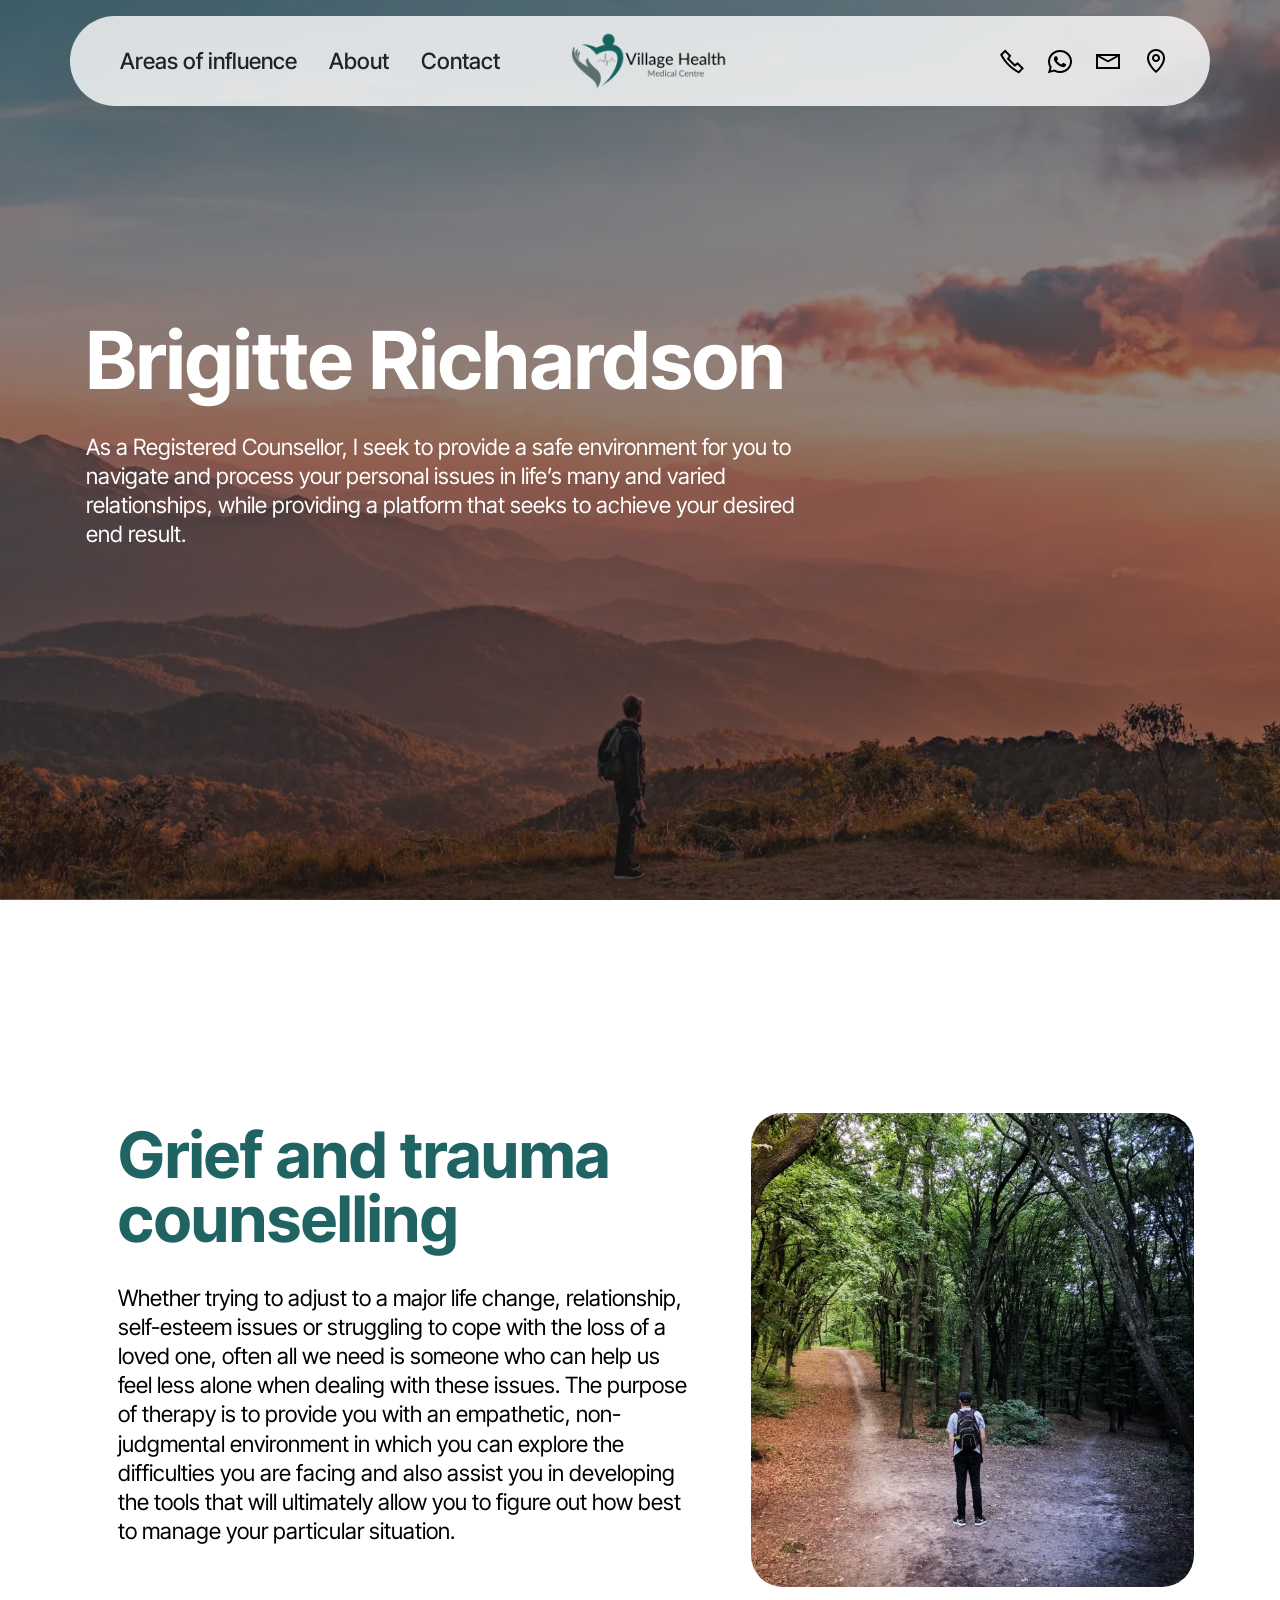
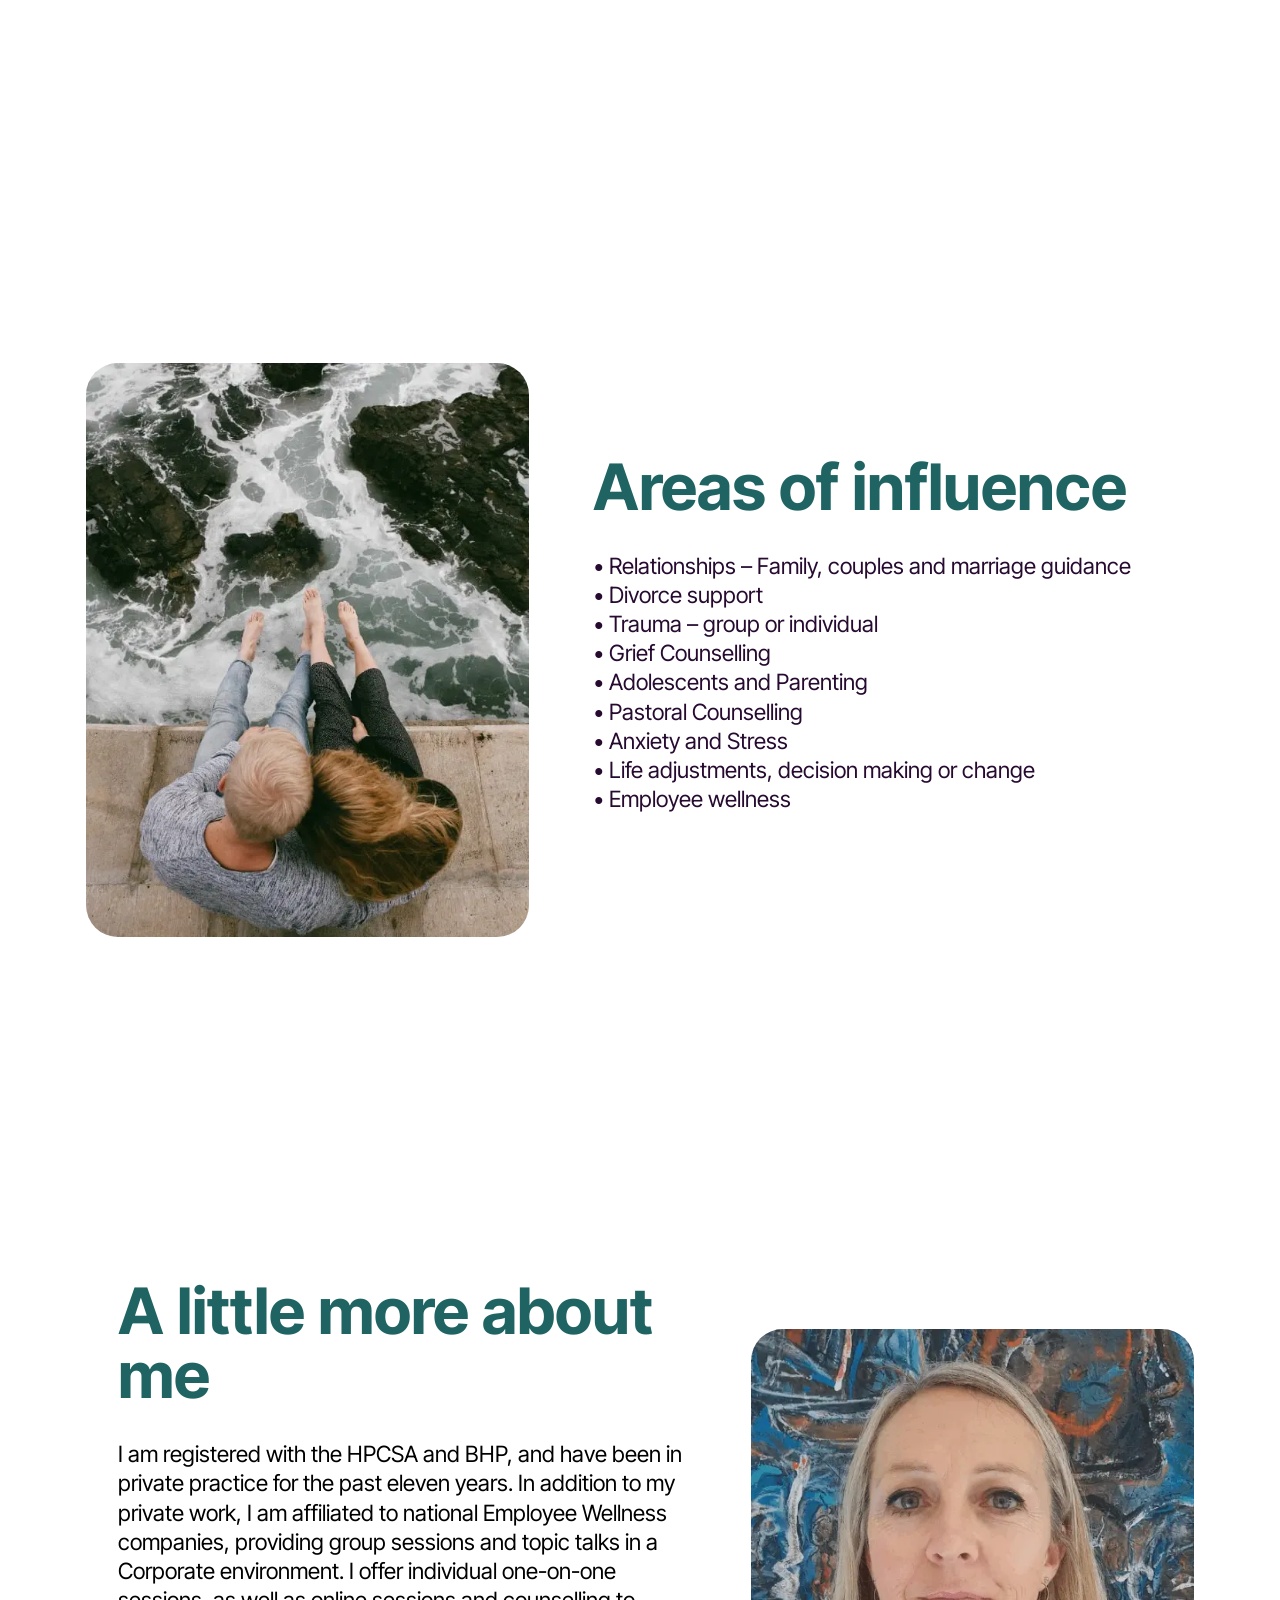
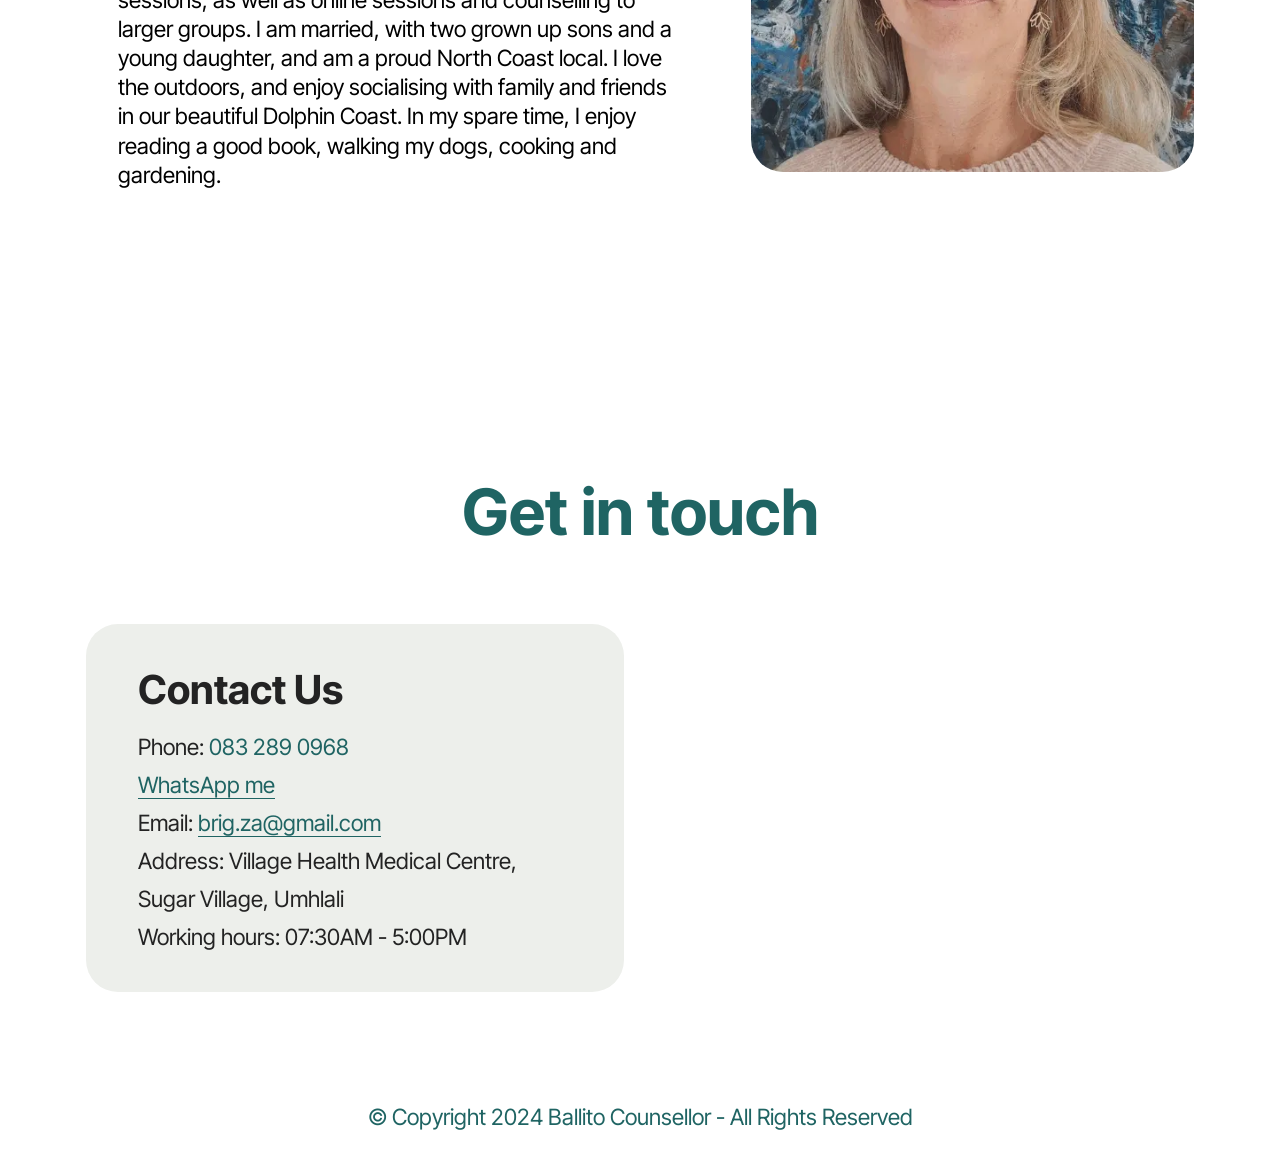
<file: index.html>
<!DOCTYPE html>
<html  >
<head>
  
  <meta charset="UTF-8">
  <meta http-equiv="X-UA-Compatible" content="IE=edge">
  
  <meta name="viewport" content="width=device-width, initial-scale=1, minimum-scale=1">
  <link rel="shortcut icon" href="assets/images/village-health-long-format-logo-354x142.png" type="image/x-icon">
  <meta name="description" content="">
  
  
  <title>Home</title>
  <link rel="stylesheet" href="assets/web/assets/mobirise-icons2/mobirise2.css">
  <link rel="stylesheet" href="assets/bootstrap/css/bootstrap.min.css">
  <link rel="stylesheet" href="assets/bootstrap/css/bootstrap-grid.min.css">
  <link rel="stylesheet" href="assets/bootstrap/css/bootstrap-reboot.min.css">
  <link rel="stylesheet" href="assets/parallax/jarallax.css">
  <link rel="stylesheet" href="assets/dropdown/css/style.css">
  <link rel="stylesheet" href="assets/socicon/css/styles.css">
  <link rel="stylesheet" href="assets/theme/css/style.css">
  <link rel="preload" href="https://fonts.googleapis.com/css?family=Inter+Tight:100,200,300,400,500,600,700,800,900,100i,200i,300i,400i,500i,600i,700i,800i,900i&display=swap" as="style" onload="this.onload=null;this.rel='stylesheet'">
  <noscript><link rel="stylesheet" href="https://fonts.googleapis.com/css?family=Inter+Tight:100,200,300,400,500,600,700,800,900,100i,200i,300i,400i,500i,600i,700i,800i,900i&display=swap"></noscript>
  <link rel="preload" as="style" href="assets/mobirise/css/mbr-additional.css"><link rel="stylesheet" href="assets/mobirise/css/mbr-additional.css" type="text/css">

  
  
  
</head>
<body>
  
  <section data-bs-version="5.1" class="menu menu3 cid-tU8Cq7KygO" once="menu" id="menu03-1r">
	

	<nav class="navbar navbar-dropdown navbar-expand-lg">
		<div class="container">
			<div class="navbar-brand">
				<span class="navbar-logo">
					<a href="index.html">
						<img src="assets/images/village-health-long-format-logo-354x142.webp" alt="Mobirise Website Builder" style="height: 4rem;">
					</a>
				</span>
				
			</div>
			<button class="navbar-toggler" type="button" data-toggle="collapse" data-bs-toggle="collapse" data-target="#navbarSupportedContent" data-bs-target="#navbarSupportedContent" aria-controls="navbarNavAltMarkup" aria-expanded="false" aria-label="Toggle navigation">
				<div class="hamburger">
					<span></span>
					<span></span>
					<span></span>
					<span></span>
				</div>
			</button>
			<div class="collapse navbar-collapse" id="navbarSupportedContent">
				<ul class="navbar-nav nav-dropdown nav-right" data-app-modern-menu="true"><li class="nav-item">
						<a class="nav-link link text-black show text-primary display-4" href="index.html#article02-1t" aria-expanded="false">Areas of influence</a>
					</li><li class="nav-item">
						<a class="nav-link link text-black text-primary display-4" href="index.html#article04-1u">About</a>
					</li>
					
					<li class="nav-item">
						<a class="nav-link link text-black text-primary display-4" href="index.html#contacts02-1n">Contact</a>
					</li></ul>
				<div class="icons-menu">
					<a class="iconfont-wrapper" href="index.html">
						<span class="p-2 mbr-iconfont mobi-mbri-phone mobi-mbri"></span>
					</a>
					<a class="iconfont-wrapper" href="index.html">
						<span class="p-2 mbr-iconfont socicon-whatsapp socicon"></span>
					</a>
					<a class="iconfont-wrapper" href="index.html">
						<span class="p-2 mbr-iconfont mobi-mbri-letter mobi-mbri"></span>
					</a>
					<a class="iconfont-wrapper" href="index.html">
						<span class="p-2 mbr-iconfont mobi-mbri-map-pin mobi-mbri"></span>
					</a>
				</div>
				
			</div>
		</div>
	</nav>
</section>

<section data-bs-version="5.1" class="header09 cid-tVh1lk9opI mbr-fullscreen mbr-parallax-background" id="header09-1y">
	
	<div class="mbr-overlay"></div>
	<div class="container">
		<div class="row">
			<div class="content-wrap col-12 col-md-8">
				<h1 class="mbr-section-title mbr-fonts-style mbr-white mb-4 display-1"><strong>Brigitte Richardson</strong></h1>
				
				<p class="mbr-fonts-style mbr-text mbr-white mb-4 display-7">
					As a Registered Counsellor, I seek to provide a safe environment for you to navigate and process your personal issues in life’s many and varied relationships, while providing a platform that seeks to achieve your desired end result.
				</p>
				
			</div>
		</div>
	</div>
</section>

<section data-bs-version="5.1" class="article4 cid-tVh2uocrPH mbr-fullscreen" id="article04-1z">
	

	
	

	<div class="container">
		<div class="row justify-content-center">
			<div class="col-12 col-md-12 col-lg-5 image-wrapper">
				<img class="w-100" src="assets/images/whatsapp-image-2023-10-28-at-11.57.43-c3c9406b-688x736.webp" alt="Mobirise Website Builder">
			</div>
			<div class="col-12 col-md-12 col-lg">
				<div class="text-wrapper align-left">
					<h1 class="mbr-section-title mbr-fonts-style mb-4 display-2"><strong>Grief and trauma counselling</strong></h1>
					<p class="mbr-text mbr-fonts-style mb-4 display-7">
						Whether trying to adjust to a major life change, relationship, self-esteem issues or struggling to cope with the loss of a loved one, often all we need is someone who can help us feel less alone when dealing with these issues. The purpose of therapy is to provide you with an empathetic, non-judgmental environment in which you can explore the difficulties you are facing and also assist you in developing the tools that will ultimately allow you to figure out how best to manage your particular situation.
					</p>
					
				</div>
			</div>
		</div>
	</div>
</section>

<section data-bs-version="5.1" class="article2 cid-tVgTYZFFxz mbr-fullscreen" id="article02-1t">
	

	
	

	<div class="container">
		<div class="row justify-content-center">
			<div class="col-12 col-md-12 col-lg-5 image-wrapper">
				<img class="w-100" src="assets/images/-fhdy038hsykvg347i7cmq0jb14ujfktxcmof1qi2ec-plaintext-638342871411822700-574x745.webp" alt="Mobirise Website Builder">
			</div>
			<div class="col-12 col-md-12 col-lg">
				<div class="text-wrapper align-left">
					<h1 class="mbr-section-title mbr-fonts-style mb-4 display-2">
						<strong>Areas of influence</strong></h1>
					<p class="mbr-text align-left mbr-fonts-style mb-4 display-7">• Relationships – Family, couples and marriage guidance<br>• Divorce support
<br>• Trauma – group or individual
<br>• Grief Counselling
<br>• Adolescents and Parenting
<br>• Pastoral Counselling
<br>• Anxiety and Stress
<br>• Life adjustments, decision making or change
<br>• Employee wellness</p>
					
				</div>
			</div>
		</div>
	</div>
</section>

<section data-bs-version="5.1" class="article4 cid-tVgTZaHQb3 mbr-fullscreen" id="article04-1u">
	

	
	

	<div class="container">
		<div class="row justify-content-center">
			<div class="col-12 col-md-12 col-lg-5 image-wrapper">
				<img class="w-100" src="assets/images/1-500x500.webp" alt="Mobirise Website Builder">
			</div>
			<div class="col-12 col-md-12 col-lg">
				<div class="text-wrapper align-left">
					<h1 class="mbr-section-title mbr-fonts-style mb-4 display-2">
						<strong>A little more about me</strong></h1>
					<p class="mbr-text mbr-fonts-style mb-4 display-7">I am registered with the HPCSA and BHP, and have been in private practice for the past eleven years. In addition to my private work, I am affiliated to national Employee Wellness companies, providing group sessions and topic talks in a Corporate environment. I offer individual one-on-one sessions, as well as online sessions and counselling to larger groups. I am married, with two grown up sons and a young daughter, and am a proud North Coast local. I love the outdoors, and enjoy socialising with family and friends in our beautiful Dolphin Coast. In my spare time, I enjoy reading a good book, walking my dogs, cooking and gardening.<br></p>
					
				</div>
			</div>
		</div>
	</div>
</section>

<section data-bs-version="5.1" class="contacts2 map1 cid-tU8AkPVhSK" id="contacts02-1n">

    

    
    <div class="container">
        <div class="row justify-content-center">
            <div class="col-12 content-head">
                <div class="mbr-section-head mb-5">
                    <h3 class="mbr-section-title mbr-fonts-style align-center mb-0 display-2"><strong>Get in touch</strong></h3>
                    
                </div>
            </div>
        </div>
        <div class="row justify-content-center mt-4">
            <div class="card col-12 col-md-6">
                <div class="card-wrapper">
                    <div class="text-wrapper">
                        <h5 class="cardTitle mbr-fonts-style mb-2 display-5">
                        <strong>Contact Us</strong>
                    </h5>
                    <ul class="list mbr-fonts-style display-7">
                        <li class="mbr-text item-wrap">Phone: <a href="tel:+27832890968" class="text-primary">083 289 0968</a></li>
                        <li class="mbr-text item-wrap"><a href="https://wa.me/27832890968" class="text-primary">WhatsApp me</a></li>
                        <li class="mbr-text item-wrap">Email: <a href="mailto:brig.za@gmail.com" class="text-primary">brig.za@gmail.com</a></li>
                        <li class="mbr-text item-wrap">Address: Village Health Medical Centre, Sugar Village, Umhlali</li>
                        <li class="mbr-text item-wrap">Working hours: 07:30AM - 5:00PM</li>
                    </ul>
                    </div>
                </div>
            </div>
            <div class="map-wrapper col-12 col-md-6">
                <div class="google-map"><iframe frameborder="0" style="border:0" src="https://www.google.com/maps/embed/v1/place?key=AIzaSyAtXm0x23nRCgazjDV2Kl3GTHRP411ougQ&amp;q=Shop 1, Sugar Village Centre, 1 Old Main Rd, Umhlali, Dolphin Coast, 4391" allowfullscreen=""></iframe></div>
            </div>
        </div>
    </div>
</section>

<section data-bs-version="5.1" class="footer4 cid-tU8AnM9AIy" once="footers" id="footer04-1o">

    

    

    <div class="container">
        <div class="media-container-row align-center mbr-white">
            <div class="col-12">
                <p class="mbr-text mb-0 mbr-fonts-style display-7">
                    © Copyright 2024 Ballito Counsellor - All Rights Reserved
                </p>
            </div>
        </div>
    </div>
</section><section><a href="https://mobiri.se"></a><a href="https://mobiri.se"></a></section><script src="assets/bootstrap/js/bootstrap.bundle.min.js"></script>  <script src="assets/parallax/jarallax.js"></script>  <script src="assets/smoothscroll/smooth-scroll.js"></script>  <script src="assets/ytplayer/index.js"></script>  <script src="assets/dropdown/js/navbar-dropdown.js"></script>  <script src="assets/theme/js/script.js"></script>  
  
  
</body>
</html>
</file>
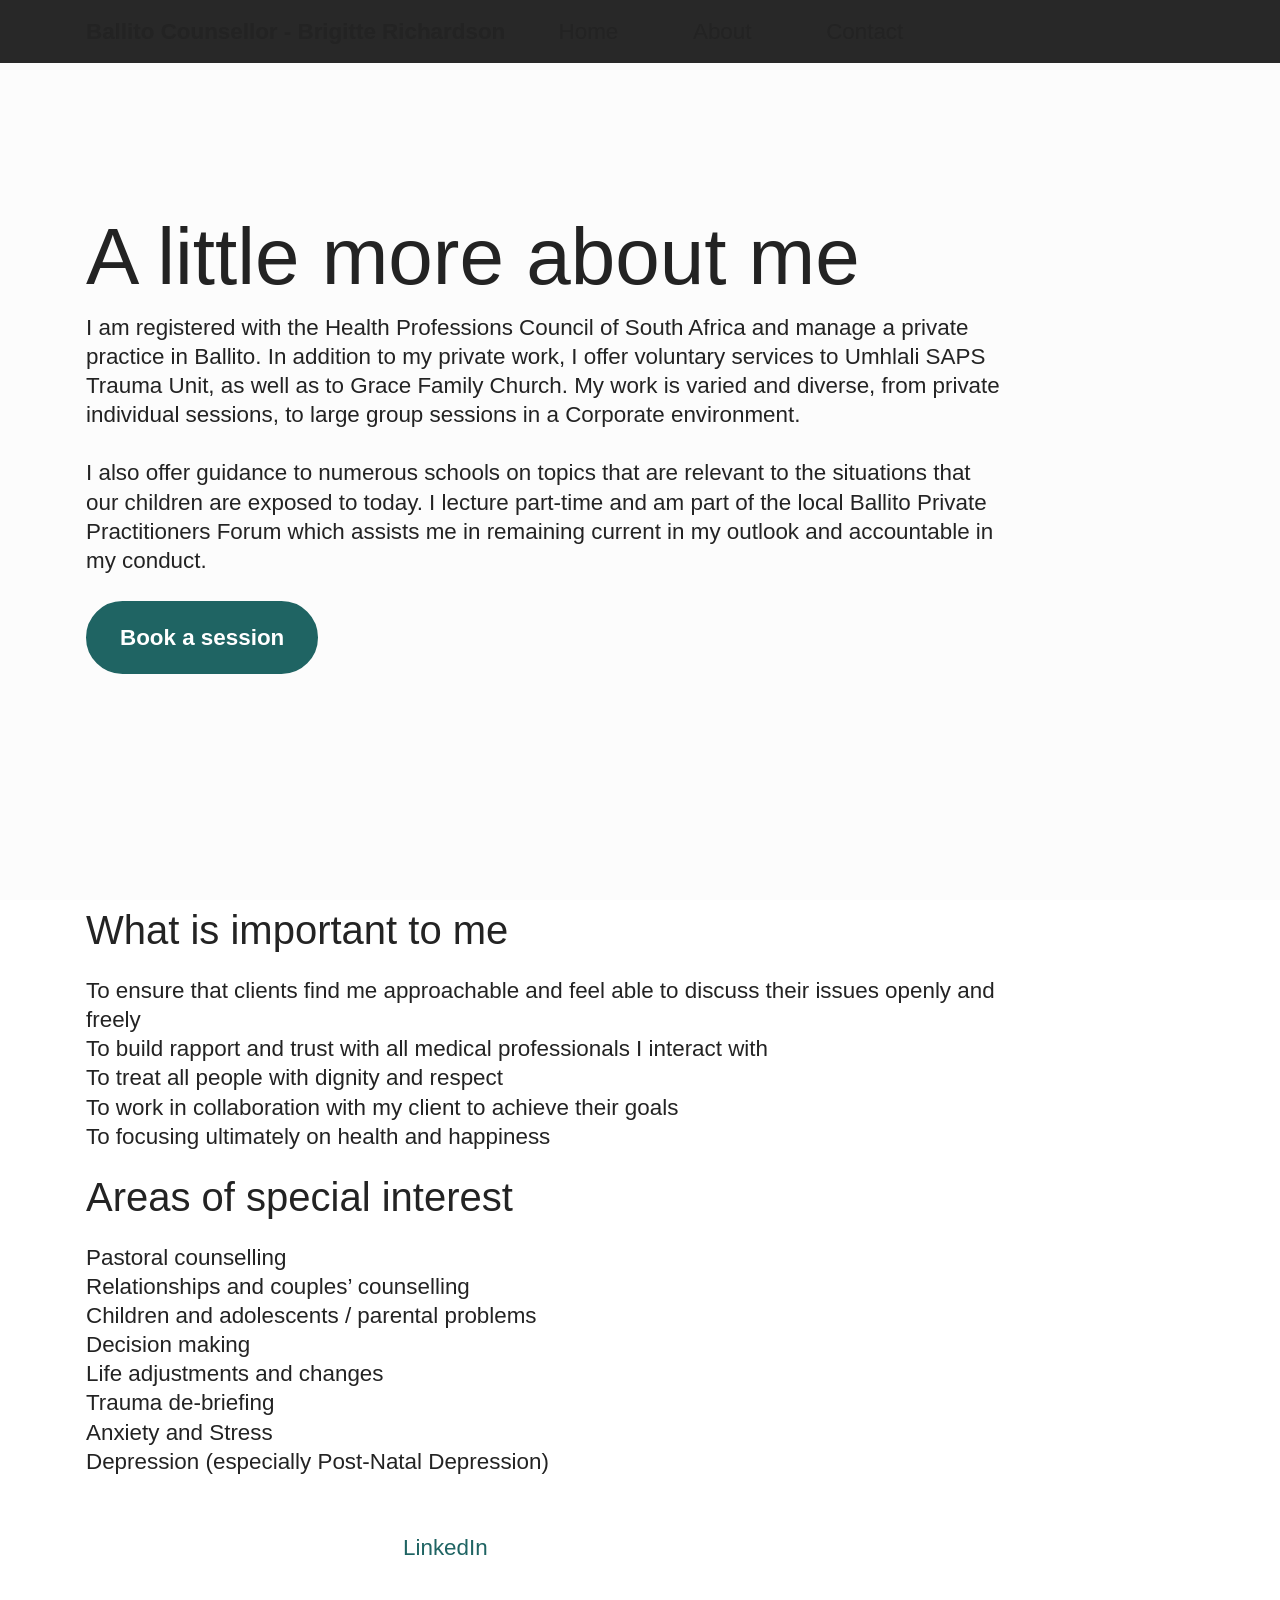
<file: page1.html>
<!DOCTYPE html>
<html  >
<head>
  
  <meta charset="UTF-8">
  <meta http-equiv="X-UA-Compatible" content="IE=edge">
  
  <meta name="viewport" content="width=device-width, initial-scale=1, minimum-scale=1">
  <link rel="shortcut icon" href="assets/images/logo.png" type="image/x-icon">
  <meta name="description" content="">
  
  
  <title>About</title>
  <link rel="stylesheet" href="assets/tether/tether.min.css">
  <link rel="stylesheet" href="assets/bootstrap/css/bootstrap.min.css">
  <link rel="stylesheet" href="assets/bootstrap/css/bootstrap-grid.min.css">
  <link rel="stylesheet" href="assets/bootstrap/css/bootstrap-reboot.min.css">
  <link rel="stylesheet" href="assets/dropdown/css/style.css">
  <link rel="stylesheet" href="assets/socicon/css/styles.css">
  <link rel="stylesheet" href="assets/theme/css/style.css">
  <link rel="preload" href="https://fonts.googleapis.com/css?family=Open+Sans:300,300i,400,400i,600,600i,700,700i,800,800i&display=swap" as="style" onload="this.onload=null;this.rel='stylesheet'">
  <noscript><link rel="stylesheet" href="https://fonts.googleapis.com/css?family=Open+Sans:300,300i,400,400i,600,600i,700,700i,800,800i&display=swap"></noscript>
  <link rel="preload" as="style" href="assets/mobirise/css/mbr-additional.css"><link rel="stylesheet" href="assets/mobirise/css/mbr-additional.css" type="text/css">
  
  
  
  
</head>
<body>
  
  <section class="menu menu1 cid-sxVoCHrxeL" once="menu" id="menu1-s">
    

    <nav class="navbar navbar-dropdown navbar-fixed-top navbar-expand-lg">
        <div class="container">
            <div class="navbar-brand">
                
                <span class="navbar-caption-wrap"><a class="navbar-caption text-black text-primary display-7" href="index.html">Ballito Counsellor - Brigitte Richardson</a></span>
            </div>
            <button class="navbar-toggler" type="button" data-toggle="collapse" data-target="#navbarSupportedContent" aria-controls="navbarNavAltMarkup" aria-expanded="false" aria-label="Toggle navigation">
                <div class="hamburger">
                    <span></span>
                    <span></span>
                    <span></span>
                    <span></span>
                </div>
            </button>
            <div class="collapse navbar-collapse" id="navbarSupportedContent">
                <ul class="navbar-nav nav-dropdown nav-right" data-app-modern-menu="true"><li class="nav-item"><a class="nav-link link text-black text-primary display-4" href="index.html#header1-1b">Home</a></li>
                    <li class="nav-item"><a class="nav-link link text-black text-primary display-4" href="index.html#About">About</a></li>
                    <li class="nav-item"><a class="nav-link link text-black text-primary display-4" href="index.html#footer6-p">Contact</a>
                    </li></ul>
                
                
            </div>
        </div>
    </nav>
</section>

<section class="header1 cid-sxVyAzPCH6 mbr-fullscreen mbr-parallax-background" id="header1-1c">

    

    <div class="mbr-overlay" style="opacity: 0.5; background-color: rgb(250, 250, 250);"></div>

    <div class="container">
        <div class="row">
            <div class="col-12 col-lg-10">
                <h1 class="mbr-section-title mbr-fonts-style mb-3 display-1">A little more about me</h1>
                
                <p class="mbr-text mbr-fonts-style display-7">I am registered with the Health Professions Council of South Africa and manage a private practice in Ballito. In addition to my private work, I offer voluntary services to Umhlali SAPS Trauma Unit, as well as to Grace Family Church. My work is varied and diverse, from private individual sessions, to large group sessions in a Corporate environment.
<br>
<br>I also offer guidance to numerous schools on topics that are relevant to the situations that our children are exposed to today. I lecture part-time and am part of the local Ballito Private Practitioners Forum which assists me in remaining current in my outlook and accountable in my conduct.</p>
                <div class="mbr-section-btn mt-3"><a class="btn btn-primary display-7" href="https://mobiri.se">Book a session</a></div>
            </div>
        </div>
    </div>
</section>

<section class="header1 cid-sxVwnNt8hu" id="header1-19">

    

    

    <div class="container">
        <div class="row">
            <div class="col-12 col-lg-10">
                <h1 class="mbr-section-title mbr-fonts-style mb-3 display-5">What is important to me</h1>
                
                <p class="mbr-text mbr-fonts-style display-7">To ensure that clients find me approachable and feel able to discuss their issues openly and freely
<br>To build rapport and trust with all medical professionals I interact with
<br>To treat all people with dignity and respect
<br>To work in collaboration with my client to achieve their goals
<br>To focusing ultimately on health and happiness</p>
                
            </div>
        </div>
    </div>
</section>

<section class="header1 cid-sxVwotkCl4" id="header1-1a">

    

    

    <div class="container">
        <div class="row">
            <div class="col-12 col-lg-10">
                <h1 class="mbr-section-title mbr-fonts-style mb-3 display-5">Areas of special interest</h1>
                
                <p class="mbr-text mbr-fonts-style display-7">Pastoral counselling
<br>Relationships and couples’ counselling
<br>Children and adolescents / parental problems
<br>Decision making
<br>Life adjustments and changes
<br>Trauma de-briefing
<br>Anxiety and Stress
<br>Depression (especially Post-Natal Depression)</p>
                
            </div>
        </div>
    </div>
</section>

<section class="footer6 cid-sxVplaiHBZ" once="footers" id="footer6-t">

    

    

    <div class="container">
        <div class="row content mbr-white">
            <div class="col-12 col-md-3 mbr-fonts-style display-7">
                <h5 class="mbr-section-subtitle mbr-fonts-style mb-2 display-7">
                    <strong>Address</strong>
                </h5>
                <p class="mbr-text mbr-fonts-style display-7">20 Jacqueline Drive, Ballito, 4399, South Africa</p> <br>
                <h5 class="mbr-section-subtitle mbr-fonts-style mb-2 mt-4 display-7">
                    <strong>Contacts</strong>
                </h5>
                <p class="mbr-text mbr-fonts-style mb-4 display-7">
                    Email: brig.za@gmail.com<br>
                    Phone: 083 289 0968<br></p>
            </div>
            <div class="col-12 col-md-3 mbr-fonts-style display-7">
                <h5 class="mbr-section-subtitle mbr-fonts-style mb-2 display-7">
                    <strong>Links</strong>
                </h5>
                <ul class="list mbr-fonts-style mb-4 display-4">
                    <li class="mbr-text item-wrap"><a href="index.html" class="text-primary">LinkedIn</a></li>
                </ul>
                <h5 class="mbr-section-subtitle mbr-fonts-style mb-2 mt-5 display-7">
                    <strong>Sessions</strong></h5>
                <p class="mbr-text mbr-fonts-style mb-4 display-7">Sessions are 60 minutes and charged at the tariff rate (Medical Aid Rate). Including couples counselling.</p>
            </div>
            <div class="col-12 col-md-6">
                <div class="google-map"><iframe frameborder="0" style="border:0" src="https://www.google.com/maps/embed/v1/place?key=AIzaSyDk89J4FSunMF33ruMVWJaJht_Ro0kvoXs&amp;q=20 Jacqueline Drive, Ballito" allowfullscreen=""></iframe></div>
            </div>
            <div class="col-md-6">
                
            </div>
        </div>
        <div class="footer-lower">
            <div class="media-container-row">
                <div class="col-sm-12">
                    <hr>
                </div>
            </div>
            <div class="col-sm-12 copyright pl-0">
                <p class="mbr-text mbr-fonts-style mbr-white display-7">
                    © 2021 Ballito Counsellor</p>
            </div>
        </div>
    </div>
</section><section id="top-1" hidden><a href="https://mobirise.site"></a></section><script src="assets/web/assets/jquery/jquery.min.js"></script>  <script src="assets/popper/popper.min.js"></script>  <script src="assets/tether/tether.min.js"></script>  <script src="assets/bootstrap/js/bootstrap.min.js"></script>  <script src="assets/smoothscroll/smooth-scroll.js"></script>  <script src="assets/dropdown/js/nav-dropdown.js"></script>  <script src="assets/dropdown/js/navbar-dropdown.js"></script>  <script src="assets/touchswipe/jquery.touch-swipe.min.js"></script>  <script src="assets/parallax/jarallax.min.js"></script>  <script src="assets/theme/js/script.js"></script>  
  
  
 <div id="scrollToTop" class="scrollToTop mbr-arrow-up"><a style="text-align: center;"><i class="mbr-arrow-up-icon mbr-arrow-up-icon-cm cm-icon cm-icon-smallarrow-up"></i></a></div>
  </body>
</html>
</file>
<file: assets/web/assets/mobirise-icons2/mobirise2.css>
@font-face {
  font-family: 'Moririse2';
  font-display: swap;
  src:  url('mobirise2.eot?f2bix4');
  src:  url('mobirise2.eot?f2bix4#iefix') format('embedded-opentype'),
    url('mobirise2.ttf?f2bix4') format('truetype'),
    url('mobirise2.woff?f2bix4') format('woff'),
    url('mobirise2.svg?f2bix4#mobirise2') format('svg');
  font-weight: normal;
  font-style: normal;
}

[class^="mobi-"], [class*=" mobi-"] {
  /* use !important to prevent issues with browser extensions that change fonts */
  font-family: 'Moririse2' !important;
  speak: none;
  font-style: normal;
  font-weight: normal;
  font-variant: normal;
  text-transform: none;
  line-height: 1;

  /* Better Font Rendering =========== */
  -webkit-font-smoothing: antialiased;
  -moz-osx-font-smoothing: grayscale;
}

.mobi-mbri-add-submenu:before {
  content: "\e900";
}
.mobi-mbri-alert:before {
  content: "\e901";
}
.mobi-mbri-align-center:before {
  content: "\e902";
}
.mobi-mbri-align-justify:before {
  content: "\e903";
}
.mobi-mbri-align-left:before {
  content: "\e904";
}
.mobi-mbri-align-right:before {
  content: "\e905";
}
.mobi-mbri-android:before {
  content: "\e906";
}
.mobi-mbri-apple:before {
  content: "\e907";
}
.mobi-mbri-arrow-down:before {
  content: "\e908";
}
.mobi-mbri-arrow-next:before {
  content: "\e909";
}
.mobi-mbri-arrow-prev:before {
  content: "\e90a";
}
.mobi-mbri-arrow-up:before {
  content: "\e90b";
}
.mobi-mbri-bold:before {
  content: "\e90c";
}
.mobi-mbri-bookmark:before {
  content: "\e90d";
}
.mobi-mbri-bootstrap:before {
  content: "\e90e";
}
.mobi-mbri-briefcase:before {
  content: "\e90f";
}
.mobi-mbri-browse:before {
  content: "\e910";
}
.mobi-mbri-bulleted-list:before {
  content: "\e911";
}
.mobi-mbri-calendar:before {
  content: "\e912";
}
.mobi-mbri-camera:before {
  content: "\e913";
}
.mobi-mbri-cart-add:before {
  content: "\e914";
}
.mobi-mbri-cart-full:before {
  content: "\e915";
}
.mobi-mbri-cash:before {
  content: "\e916";
}
.mobi-mbri-change-style:before {
  content: "\e917";
}
.mobi-mbri-chat:before {
  content: "\e918";
}
.mobi-mbri-clock:before {
  content: "\e919";
}
.mobi-mbri-close:before {
  content: "\e91a";
}
.mobi-mbri-cloud:before {
  content: "\e91b";
}
.mobi-mbri-code:before {
  content: "\e91c";
}
.mobi-mbri-contact-form:before {
  content: "\e91d";
}
.mobi-mbri-credit-card:before {
  content: "\e91e";
}
.mobi-mbri-cursor-click:before {
  content: "\e91f";
}
.mobi-mbri-cust-feedback:before {
  content: "\e920";
}
.mobi-mbri-database:before {
  content: "\e921";
}
.mobi-mbri-delivery:before {
  content: "\e922";
}
.mobi-mbri-desktop:before {
  content: "\e923";
}
.mobi-mbri-devices:before {
  content: "\e924";
}
.mobi-mbri-down:before {
  content: "\e925";
}
.mobi-mbri-download-2:before {
  content: "\e926";
}
.mobi-mbri-download:before {
  content: "\e927";
}
.mobi-mbri-drag-n-drop-2:before {
  content: "\e928";
}
.mobi-mbri-drag-n-drop:before {
  content: "\e929";
}
.mobi-mbri-edit-2:before {
  content: "\e92a";
}
.mobi-mbri-edit:before {
  content: "\e92b";
}
.mobi-mbri-error:before {
  content: "\e92c";
}
.mobi-mbri-extension:before {
  content: "\e92d";
}
.mobi-mbri-features:before {
  content: "\e92e";
}
.mobi-mbri-file:before {
  content: "\e92f";
}
.mobi-mbri-flag:before {
  content: "\e930";
}
.mobi-mbri-folder:before {
  content: "\e931";
}
.mobi-mbri-gift:before {
  content: "\e932";
}
.mobi-mbri-github:before {
  content: "\e933";
}
.mobi-mbri-globe-2:before {
  content: "\e934";
}
.mobi-mbri-globe:before {
  content: "\e935";
}
.mobi-mbri-growing-chart:before {
  content: "\e936";
}
.mobi-mbri-hearth:before {
  content: "\e937";
}
.mobi-mbri-help:before {
  content: "\e938";
}
.mobi-mbri-home:before {
  content: "\e939";
}
.mobi-mbri-hot-cup:before {
  content: "\e93a";
}
.mobi-mbri-idea:before {
  content: "\e93b";
}
.mobi-mbri-image-gallery:before {
  content: "\e93c";
}
.mobi-mbri-image-slider:before {
  content: "\e93d";
}
.mobi-mbri-info:before {
  content: "\e93e";
}
.mobi-mbri-italic:before {
  content: "\e93f";
}
.mobi-mbri-key:before {
  content: "\e940";
}
.mobi-mbri-laptop:before {
  content: "\e941";
}
.mobi-mbri-layers:before {
  content: "\e942";
}
.mobi-mbri-left-right:before {
  content: "\e943";
}
.mobi-mbri-left:before {
  content: "\e944";
}
.mobi-mbri-letter:before {
  content: "\e945";
}
.mobi-mbri-like:before {
  content: "\e946";
}
.mobi-mbri-link:before {
  content: "\e947";
}
.mobi-mbri-lock:before {
  content: "\e948";
}
.mobi-mbri-login:before {
  content: "\e949";
}
.mobi-mbri-logout:before {
  content: "\e94a";
}
.mobi-mbri-magic-stick:before {
  content: "\e94b";
}
.mobi-mbri-map-pin:before {
  content: "\e94c";
}
.mobi-mbri-menu:before {
  content: "\e94d";
}
.mobi-mbri-mobile-2:before {
  content: "\e94e";
}
.mobi-mbri-mobile-horizontal:before {
  content: "\e94f";
}
.mobi-mbri-mobile:before {
  content: "\e950";
}
.mobi-mbri-mobirise:before {
  content: "\e951";
}
.mobi-mbri-more-horizontal:before {
  content: "\e952";
}
.mobi-mbri-more-vertical:before {
  content: "\e953";
}
.mobi-mbri-music:before {
  content: "\e954";
}
.mobi-mbri-new-file:before {
  content: "\e955";
}
.mobi-mbri-numbered-list:before {
  content: "\e956";
}
.mobi-mbri-opened-folder:before {
  content: "\e957";
}
.mobi-mbri-pages:before {
  content: "\e958";
}
.mobi-mbri-paper-plane:before {
  content: "\e959";
}
.mobi-mbri-paperclip:before {
  content: "\e95a";
}
.mobi-mbri-phone:before {
  content: "\e95b";
}
.mobi-mbri-photo:before {
  content: "\e95c";
}
.mobi-mbri-photos:before {
  content: "\e95d";
}
.mobi-mbri-pin:before {
  content: "\e95e";
}
.mobi-mbri-play:before {
  content: "\e95f";
}
.mobi-mbri-plus:before {
  content: "\e960";
}
.mobi-mbri-preview:before {
  content: "\e961";
}
.mobi-mbri-print:before {
  content: "\e962";
}
.mobi-mbri-protect:before {
  content: "\e963";
}
.mobi-mbri-question:before {
  content: "\e964";
}
.mobi-mbri-quote-left:before {
  content: "\e965";
}
.mobi-mbri-quote-right:before {
  content: "\e966";
}
.mobi-mbri-redo:before {
  content: "\e967";
}
.mobi-mbri-refresh:before {
  content: "\e968";
}
.mobi-mbri-responsive-2:before {
  content: "\e969";
}
.mobi-mbri-responsive:before {
  content: "\e96a";
}
.mobi-mbri-right:before {
  content: "\e96b";
}
.mobi-mbri-rocket:before {
  content: "\e96c";
}
.mobi-mbri-sad-face:before {
  content: "\e96d";
}
.mobi-mbri-sale:before {
  content: "\e96e";
}
.mobi-mbri-save:before {
  content: "\e96f";
}
.mobi-mbri-search:before {
  content: "\e970";
}
.mobi-mbri-setting-2:before {
  content: "\e971";
}
.mobi-mbri-setting-3:before {
  content: "\e972";
}
.mobi-mbri-setting:before {
  content: "\e973";
}
.mobi-mbri-share:before {
  content: "\e974";
}
.mobi-mbri-shopping-bag:before {
  content: "\e975";
}
.mobi-mbri-shopping-basket:before {
  content: "\e976";
}
.mobi-mbri-shopping-cart:before {
  content: "\e977";
}
.mobi-mbri-sites:before {
  content: "\e978";
}
.mobi-mbri-smile-face:before {
  content: "\e979";
}
.mobi-mbri-speed:before {
  content: "\e97a";
}
.mobi-mbri-star:before {
  content: "\e97b";
}
.mobi-mbri-success:before {
  content: "\e97c";
}
.mobi-mbri-sun:before {
  content: "\e97d";
}
.mobi-mbri-sun2:before {
  content: "\e97e";
}
.mobi-mbri-tablet-vertical:before {
  content: "\e97f";
}
.mobi-mbri-tablet:before {
  content: "\e980";
}
.mobi-mbri-target:before {
  content: "\e981";
}
.mobi-mbri-timer:before {
  content: "\e982";
}
.mobi-mbri-to-ftp:before {
  content: "\e983";
}
.mobi-mbri-to-local-drive:before {
  content: "\e984";
}
.mobi-mbri-touch-swipe:before {
  content: "\e985";
}
.mobi-mbri-touch:before {
  content: "\e986";
}
.mobi-mbri-trash:before {
  content: "\e987";
}
.mobi-mbri-underline:before {
  content: "\e988";
}
.mobi-mbri-undo:before {
  content: "\e989";
}
.mobi-mbri-unlink:before {
  content: "\e98a";
}
.mobi-mbri-unlock:before {
  content: "\e98b";
}
.mobi-mbri-up-down:before {
  content: "\e98c";
}
.mobi-mbri-up:before {
  content: "\e98d";
}
.mobi-mbri-update:before {
  content: "\e98e";
}
.mobi-mbri-upload-2:before {
  content: "\e98f";
}
.mobi-mbri-upload:before {
  content: "\e990";
}
.mobi-mbri-user-2:before {
  content: "\e991";
}
.mobi-mbri-user:before {
  content: "\e992";
}
.mobi-mbri-users:before {
  content: "\e993";
}
.mobi-mbri-video-play:before {
  content: "\e994";
}
.mobi-mbri-video:before {
  content: "\e995";
}
.mobi-mbri-watch:before {
  content: "\e996";
}
.mobi-mbri-website-theme-2:before {
  content: "\e997";
}
.mobi-mbri-website-theme:before {
  content: "\e998";
}
.mobi-mbri-wifi:before {
  content: "\e999";
}
.mobi-mbri-windows:before {
  content: "\e99a";
}
.mobi-mbri-zoom-in:before {
  content: "\e99b";
}
.mobi-mbri-zoom-out:before {
  content: "\e99c";
}
</file>
<file: assets/parallax/jarallax.css>
.jarallax {
    position: relative;
    z-index: 0;
}
.jarallax > .jarallax-img {
    position: absolute;
    object-fit: cover;
    /* support for plugin https://github.com/bfred-it/object-fit-images */
    font-family: 'object-fit: cover;';
    top: 0;
    left: 0;
    width: 100%;
    height: 100%;
    z-index: -1;
}
</file>
<file: assets/dropdown/css/style.css>
.navbar-dropdown {
  left: 0;
  padding: 0;
  position: absolute;
  right: 0;
  top: 0;
  transition: all 0.45s ease;
  z-index: 1030;
  background: #282828; }
  .navbar-dropdown .navbar-logo {
    margin-right: 0.8rem;
    transition: margin 0.3s ease-in-out;
    vertical-align: middle; }
    .navbar-dropdown .navbar-logo img {
      height: 3.125rem;
      transition: all 0.3s ease-in-out; }
    .navbar-dropdown .navbar-logo.mbr-iconfont {
      font-size: 3.125rem;
      line-height: 3.125rem; }
  .navbar-dropdown .navbar-caption {
    font-weight: 700;
    white-space: normal;
    vertical-align: -4px;
    line-height: 3.125rem !important; }
    .navbar-dropdown .navbar-caption, .navbar-dropdown .navbar-caption:hover {
      color: inherit;
      text-decoration: none; }
  .navbar-dropdown .mbr-iconfont + .navbar-caption {
    vertical-align: -1px; }
  .navbar-dropdown.navbar-fixed-top {
    position: fixed; }
  .navbar-dropdown .navbar-brand span {
    vertical-align: -4px; }
  .navbar-dropdown.bg-color.transparent {
    background: none; }
  .navbar-dropdown.navbar-short .navbar-brand {
    padding: 0.625rem 0; }
    .navbar-dropdown.navbar-short .navbar-brand span {
      vertical-align: -1px; }
  .navbar-dropdown.navbar-short .navbar-caption {
    line-height: 2.375rem !important;
    vertical-align: -2px; }
  .navbar-dropdown.navbar-short .navbar-logo {
    margin-right: 0.5rem; }
    .navbar-dropdown.navbar-short .navbar-logo img {
      height: 2.375rem; }
    .navbar-dropdown.navbar-short .navbar-logo.mbr-iconfont {
      font-size: 2.375rem;
      line-height: 2.375rem; }
  .navbar-dropdown.navbar-short .mbr-table-cell {
    height: 3.625rem; }
  .navbar-dropdown .navbar-close {
    left: 0.6875rem;
    position: fixed;
    top: 0.75rem;
    z-index: 1000; }
  .navbar-dropdown .hamburger-icon {
    content: "";
    display: inline-block;
    vertical-align: middle;
    width: 16px;
    -webkit-box-shadow: 0 -6px 0 1px #282828,0 0 0 1px #282828,0 6px 0 1px #282828;
    -moz-box-shadow: 0 -6px 0 1px #282828,0 0 0 1px #282828,0 6px 0 1px #282828;
    box-shadow: 0 -6px 0 1px #282828,0 0 0 1px #282828,0 6px 0 1px #282828; }

.dropdown-menu .dropdown-toggle[data-toggle="dropdown-submenu"]::after {
  border-bottom: 0.35em solid transparent;
  border-left: 0.35em solid;
  border-right: 0;
  border-top: 0.35em solid transparent;
  margin-left: 0.3rem; }

.dropdown-menu .dropdown-item:focus {
  outline: 0; }

.nav-dropdown {
  font-size: 0.75rem;
  font-weight: 500;
  height: auto !important; }
  .nav-dropdown .nav-btn {
    padding-left: 1rem; }
  .nav-dropdown .link {
    margin: .667em 1.667em;
    font-weight: 500;
    padding: 0;
    transition: color .2s ease-in-out; }
    .nav-dropdown .link.dropdown-toggle {
      margin-right: 2.583em; }
      .nav-dropdown .link.dropdown-toggle::after {
        margin-left: .25rem;
        border-top: 0.35em solid;
        border-right: 0.35em solid transparent;
        border-left: 0.35em solid transparent;
        border-bottom: 0; }
      .nav-dropdown .link.dropdown-toggle[aria-expanded="true"] {
        margin: 0;
        padding: 0.667em 3.263em  0.667em 1.667em; }
  .nav-dropdown .link::after,
  .nav-dropdown .dropdown-item::after {
    color: inherit; }
  .nav-dropdown .btn {
    font-size: 0.75rem;
    font-weight: 700;
    letter-spacing: 0;
    margin-bottom: 0;
    padding-left: 1.25rem;
    padding-right: 1.25rem; }
  .nav-dropdown .dropdown-menu {
    border-radius: 0;
    border: 0;
    left: 0;
    margin: 0;
    padding-bottom: 1.25rem;
    padding-top: 1.25rem;
    position: relative; }
  .nav-dropdown .dropdown-submenu {
    margin-left: 0.125rem;
    top: 0; }
  .nav-dropdown .dropdown-item {
    font-weight: 500;
    line-height: 2;
    padding: 0.3846em 4.615em 0.3846em 1.5385em;
    position: relative;
    transition: color .2s ease-in-out, background-color .2s ease-in-out; }
    .nav-dropdown .dropdown-item::after {
      margin-top: -0.3077em;
      position: absolute;
      right: 1.1538em;
      top: 50%; }
    .nav-dropdown .dropdown-item:focus, .nav-dropdown .dropdown-item:hover {
      background: none; }

@media (max-width: 767px) {
  .nav-dropdown.navbar-toggleable-sm {
    bottom: 0;
    display: none;
    left: 0;
    overflow-x: hidden;
    position: fixed;
    top: 0;
    transform: translateX(-100%);
    -ms-transform: translateX(-100%);
    -webkit-transform: translateX(-100%);
    width: 18.75rem;
    z-index: 999; } }
.nav-dropdown.navbar-toggleable-xl {
  bottom: 0;
  display: none;
  left: 0;
  overflow-x: hidden;
  position: fixed;
  top: 0;
  transform: translateX(-100%);
  -ms-transform: translateX(-100%);
  -webkit-transform: translateX(-100%);
  width: 18.75rem;
  z-index: 999; }

.nav-dropdown-sm {
  display: block !important;
  overflow-x: hidden;
  overflow: auto;
  padding-top: 3.875rem; }
  .nav-dropdown-sm::after {
    content: "";
    display: block;
    height: 3rem;
    width: 100%; }
  .nav-dropdown-sm.collapse.in ~ .navbar-close {
    display: block !important; }
  .nav-dropdown-sm.collapsing, .nav-dropdown-sm.collapse.in {
    transform: translateX(0);
    -ms-transform: translateX(0);
    -webkit-transform: translateX(0);
    transition: all 0.25s ease-out;
    -webkit-transition: all 0.25s ease-out;
    background: #282828; }
  .nav-dropdown-sm.collapsing[aria-expanded="false"] {
    transform: translateX(-100%);
    -ms-transform: translateX(-100%);
    -webkit-transform: translateX(-100%); }
  .nav-dropdown-sm .nav-item {
    display: block;
    margin-left: 0 !important;
    padding-left: 0; }
  .nav-dropdown-sm .link,
  .nav-dropdown-sm .dropdown-item {
    border-top: 1px dotted rgba(255, 255, 255, 0.1);
    font-size: 0.8125rem;
    line-height: 1.6;
    margin: 0 !important;
    padding: 0.875rem 2.4rem 0.875rem 1.5625rem !important;
    position: relative;
    white-space: normal; }
    .nav-dropdown-sm .link:focus, .nav-dropdown-sm .link:hover,
    .nav-dropdown-sm .dropdown-item:focus,
    .nav-dropdown-sm .dropdown-item:hover {
      background: rgba(0, 0, 0, 0.2) !important;
      color: #c0a375; }
  .nav-dropdown-sm .nav-btn {
    position: relative;
    padding: 1.5625rem 1.5625rem 0 1.5625rem; }
    .nav-dropdown-sm .nav-btn::before {
      border-top: 1px dotted rgba(255, 255, 255, 0.1);
      content: "";
      left: 0;
      position: absolute;
      top: 0;
      width: 100%; }
    .nav-dropdown-sm .nav-btn + .nav-btn {
      padding-top: 0.625rem; }
      .nav-dropdown-sm .nav-btn + .nav-btn::before {
        display: none; }
  .nav-dropdown-sm .btn {
    padding: 0.625rem 0; }
  .nav-dropdown-sm .dropdown-toggle[data-toggle="dropdown-submenu"]::after {
    margin-left: .25rem;
    border-top: 0.35em solid;
    border-right: 0.35em solid transparent;
    border-left: 0.35em solid transparent;
    border-bottom: 0; }
  .nav-dropdown-sm .dropdown-toggle[data-toggle="dropdown-submenu"][aria-expanded="true"]::after {
    border-top: 0;
    border-right: 0.35em solid transparent;
    border-left: 0.35em solid transparent;
    border-bottom: 0.35em solid; }
  .nav-dropdown-sm .dropdown-menu {
    margin: 0;
    padding: 0;
    position: relative;
    top: 0;
    left: 0;
    width: 100%;
    border: 0;
    float: none;
    border-radius: 0;
    background: none; }
  .nav-dropdown-sm .dropdown-submenu {
    left: 100%;
    margin-left: 0.125rem;
    margin-top: -1.25rem;
    top: 0; }

.navbar-toggleable-sm .nav-dropdown .dropdown-menu {
  position: absolute; }

.navbar-toggleable-sm .nav-dropdown .dropdown-submenu {
  left: 100%;
  margin-left: 0.125rem;
  margin-top: -1.25rem;
  top: 0; }

.navbar-toggleable-sm.opened .nav-dropdown .dropdown-menu {
  position: relative; }

.navbar-toggleable-sm.opened .nav-dropdown .dropdown-submenu {
  left: 0;
  margin-left: 00rem;
  margin-top: 0rem;
  top: 0; }

.is-builder .nav-dropdown.collapsing {
  transition: none !important; }
</file>
<file: assets/socicon/css/styles.css>
@charset "UTF-8";

@font-face {
  font-family: 'Socicon';
  src:  url('../fonts/socicon.eot');
  src:  url('../fonts/socicon.eot?#iefix') format('embedded-opentype'),
    url('../fonts/socicon.woff2') format('woff2'),
    url('../fonts/socicon.ttf') format('truetype'),
    url('../fonts/socicon.woff') format('woff'),
    url('../fonts/socicon.svg#socicon') format('svg');
  font-weight: normal;
  font-style: normal;
  font-display: swap;
}

[data-icon]:before {
  font-family: "socicon" !important;
  content: attr(data-icon);
  font-style: normal !important;
  font-weight: normal !important;
  font-variant: normal !important;
  text-transform: none !important;
  speak: none;
  line-height: 1;
  -webkit-font-smoothing: antialiased;
  -moz-osx-font-smoothing: grayscale;
}

[class^="socicon-"], [class*=" socicon-"] {
  /* use !important to prevent issues with browser extensions that change fonts */
  font-family: 'Socicon' !important;
  speak: none;
  font-style: normal;
  font-weight: normal;
  font-variant: normal;
  text-transform: none;
  line-height: 1;

  /* Better Font Rendering =========== */
  -webkit-font-smoothing: antialiased;
  -moz-osx-font-smoothing: grayscale;
}

.socicon-eitaa:before {
  content: "\e97c";
}
.socicon-soroush:before {
  content: "\e97d";
}
.socicon-bale:before {
  content: "\e97e";
}
.socicon-zazzle:before {
  content: "\e97b";
}
.socicon-society6:before {
  content: "\e97a";
}
.socicon-redbubble:before {
  content: "\e979";
}
.socicon-avvo:before {
  content: "\e978";
}
.socicon-stitcher:before {
  content: "\e977";
}
.socicon-googlehangouts:before {
  content: "\e974";
}
.socicon-dlive:before {
  content: "\e975";
}
.socicon-vsco:before {
  content: "\e976";
}
.socicon-flipboard:before {
  content: "\e973";
}
.socicon-ubuntu:before {
  content: "\e958";
}
.socicon-artstation:before {
  content: "\e959";
}
.socicon-invision:before {
  content: "\e95a";
}
.socicon-torial:before {
  content: "\e95b";
}
.socicon-collectorz:before {
  content: "\e95c";
}
.socicon-seenthis:before {
  content: "\e95d";
}
.socicon-googleplaymusic:before {
  content: "\e95e";
}
.socicon-debian:before {
  content: "\e95f";
}
.socicon-filmfreeway:before {
  content: "\e960";
}
.socicon-gnome:before {
  content: "\e961";
}
.socicon-itchio:before {
  content: "\e962";
}
.socicon-jamendo:before {
  content: "\e963";
}
.socicon-mix:before {
  content: "\e964";
}
.socicon-sharepoint:before {
  content: "\e965";
}
.socicon-tinder:before {
  content: "\e966";
}
.socicon-windguru:before {
  content: "\e967";
}
.socicon-cdbaby:before {
  content: "\e968";
}
.socicon-elementaryos:before {
  content: "\e969";
}
.socicon-stage32:before {
  content: "\e96a";
}
.socicon-tiktok:before {
  content: "\e96b";
}
.socicon-gitter:before {
  content: "\e96c";
}
.socicon-letterboxd:before {
  content: "\e96d";
}
.socicon-threema:before {
  content: "\e96e";
}
.socicon-splice:before {
  content: "\e96f";
}
.socicon-metapop:before {
  content: "\e970";
}
.socicon-naver:before {
  content: "\e971";
}
.socicon-remote:before {
  content: "\e972";
}
.socicon-internet:before {
  content: "\e957";
}
.socicon-moddb:before {
  content: "\e94b";
}
.socicon-indiedb:before {
  content: "\e94c";
}
.socicon-traxsource:before {
  content: "\e94d";
}
.socicon-gamefor:before {
  content: "\e94e";
}
.socicon-pixiv:before {
  content: "\e94f";
}
.socicon-myanimelist:before {
  content: "\e950";
}
.socicon-blackberry:before {
  content: "\e951";
}
.socicon-wickr:before {
  content: "\e952";
}
.socicon-spip:before {
  content: "\e953";
}
.socicon-napster:before {
  content: "\e954";
}
.socicon-beatport:before {
  content: "\e955";
}
.socicon-hackerone:before {
  content: "\e956";
}
.socicon-hackernews:before {
  content: "\e946";
}
.socicon-smashwords:before {
  content: "\e947";
}
.socicon-kobo:before {
  content: "\e948";
}
.socicon-bookbub:before {
  content: "\e949";
}
.socicon-mailru:before {
  content: "\e94a";
}
.socicon-gitlab:before {
  content: "\e945";
}
.socicon-instructables:before {
  content: "\e944";
}
.socicon-portfolio:before {
  content: "\e943";
}
.socicon-codered:before {
  content: "\e940";
}
.socicon-origin:before {
  content: "\e941";
}
.socicon-nextdoor:before {
  content: "\e942";
}
.socicon-udemy:before {
  content: "\e93f";
}
.socicon-livemaster:before {
  content: "\e93e";
}
.socicon-crunchbase:before {
  content: "\e93b";
}
.socicon-homefy:before {
  content: "\e93c";
}
.socicon-calendly:before {
  content: "\e93d";
}
.socicon-realtor:before {
  content: "\e90f";
}
.socicon-tidal:before {
  content: "\e910";
}
.socicon-qobuz:before {
  content: "\e911";
}
.socicon-natgeo:before {
  content: "\e912";
}
.socicon-mastodon:before {
  content: "\e913";
}
.socicon-unsplash:before {
  content: "\e914";
}
.socicon-homeadvisor:before {
  content: "\e915";
}
.socicon-angieslist:before {
  content: "\e916";
}
.socicon-codepen:before {
  content: "\e917";
}
.socicon-slack:before {
  content: "\e918";
}
.socicon-openaigym:before {
  content: "\e919";
}
.socicon-logmein:before {
  content: "\e91a";
}
.socicon-fiverr:before {
  content: "\e91b";
}
.socicon-gotomeeting:before {
  content: "\e91c";
}
.socicon-aliexpress:before {
  content: "\e91d";
}
.socicon-guru:before {
  content: "\e91e";
}
.socicon-appstore:before {
  content: "\e91f";
}
.socicon-homes:before {
  content: "\e920";
}
.socicon-zoom:before {
  content: "\e921";
}
.socicon-alibaba:before {
  content: "\e922";
}
.socicon-craigslist:before {
  content: "\e923";
}
.socicon-wix:before {
  content: "\e924";
}
.socicon-redfin:before {
  content: "\e925";
}
.socicon-googlecalendar:before {
  content: "\e926";
}
.socicon-shopify:before {
  content: "\e927";
}
.socicon-freelancer:before {
  content: "\e928";
}
.socicon-seedrs:before {
  content: "\e929";
}
.socicon-bing:before {
  content: "\e92a";
}
.socicon-doodle:before {
  content: "\e92b";
}
.socicon-bonanza:before {
  content: "\e92c";
}
.socicon-squarespace:before {
  content: "\e92d";
}
.socicon-toptal:before {
  content: "\e92e";
}
.socicon-gust:before {
  content: "\e92f";
}
.socicon-ask:before {
  content: "\e930";
}
.socicon-trulia:before {
  content: "\e931";
}
.socicon-loomly:before {
  content: "\e932";
}
.socicon-ghost:before {
  content: "\e933";
}
.socicon-upwork:before {
  content: "\e934";
}
.socicon-fundable:before {
  content: "\e935";
}
.socicon-booking:before {
  content: "\e936";
}
.socicon-googlemaps:before {
  content: "\e937";
}
.socicon-zillow:before {
  content: "\e938";
}
.socicon-niconico:before {
  content: "\e939";
}
.socicon-toneden:before {
  content: "\e93a";
}
.socicon-augment:before {
  content: "\e908";
}
.socicon-bitbucket:before {
  content: "\e909";
}
.socicon-fyuse:before {
  content: "\e90a";
}
.socicon-yt-gaming:before {
  content: "\e90b";
}
.socicon-sketchfab:before {
  content: "\e90c";
}
.socicon-mobcrush:before {
  content: "\e90d";
}
.socicon-microsoft:before {
  content: "\e90e";
}
.socicon-pandora:before {
  content: "\e907";
}
.socicon-messenger:before {
  content: "\e906";
}
.socicon-gamewisp:before {
  content: "\e905";
}
.socicon-bloglovin:before {
  content: "\e904";
}
.socicon-tunein:before {
  content: "\e903";
}
.socicon-gamejolt:before {
  content: "\e901";
}
.socicon-trello:before {
  content: "\e902";
}
.socicon-spreadshirt:before {
  content: "\e900";
}
.socicon-500px:before {
  content: "\e000";
}
.socicon-8tracks:before {
  content: "\e001";
}
.socicon-airbnb:before {
  content: "\e002";
}
.socicon-alliance:before {
  content: "\e003";
}
.socicon-amazon:before {
  content: "\e004";
}
.socicon-amplement:before {
  content: "\e005";
}
.socicon-android:before {
  content: "\e006";
}
.socicon-angellist:before {
  content: "\e007";
}
.socicon-apple:before {
  content: "\e008";
}
.socicon-appnet:before {
  content: "\e009";
}
.socicon-baidu:before {
  content: "\e00a";
}
.socicon-bandcamp:before {
  content: "\e00b";
}
.socicon-battlenet:before {
  content: "\e00c";
}
.socicon-mixer:before {
  content: "\e00d";
}
.socicon-bebee:before {
  content: "\e00e";
}
.socicon-bebo:before {
  content: "\e00f";
}
.socicon-behance:before {
  content: "\e010";
}
.socicon-blizzard:before {
  content: "\e011";
}
.socicon-blogger:before {
  content: "\e012";
}
.socicon-buffer:before {
  content: "\e013";
}
.socicon-chrome:before {
  content: "\e014";
}
.socicon-coderwall:before {
  content: "\e015";
}
.socicon-curse:before {
  content: "\e016";
}
.socicon-dailymotion:before {
  content: "\e017";
}
.socicon-deezer:before {
  content: "\e018";
}
.socicon-delicious:before {
  content: "\e019";
}
.socicon-deviantart:before {
  content: "\e01a";
}
.socicon-diablo:before {
  content: "\e01b";
}
.socicon-digg:before {
  content: "\e01c";
}
.socicon-discord:before {
  content: "\e01d";
}
.socicon-disqus:before {
  content: "\e01e";
}
.socicon-douban:before {
  content: "\e01f";
}
.socicon-draugiem:before {
  content: "\e020";
}
.socicon-dribbble:before {
  content: "\e021";
}
.socicon-drupal:before {
  content: "\e022";
}
.socicon-ebay:before {
  content: "\e023";
}
.socicon-ello:before {
  content: "\e024";
}
.socicon-endomodo:before {
  content: "\e025";
}
.socicon-envato:before {
  content: "\e026";
}
.socicon-etsy:before {
  content: "\e027";
}
.socicon-facebook:before {
  content: "\e028";
}
.socicon-feedburner:before {
  content: "\e029";
}
.socicon-filmweb:before {
  content: "\e02a";
}
.socicon-firefox:before {
  content: "\e02b";
}
.socicon-flattr:before {
  content: "\e02c";
}
.socicon-flickr:before {
  content: "\e02d";
}
.socicon-formulr:before {
  content: "\e02e";
}
.socicon-forrst:before {
  content: "\e02f";
}
.socicon-foursquare:before {
  content: "\e030";
}
.socicon-friendfeed:before {
  content: "\e031";
}
.socicon-github:before {
  content: "\e032";
}
.socicon-goodreads:before {
  content: "\e033";
}
.socicon-google:before {
  content: "\e034";
}
.socicon-googlescholar:before {
  content: "\e035";
}
.socicon-googlegroups:before {
  content: "\e036";
}
.socicon-googlephotos:before {
  content: "\e037";
}
.socicon-googleplus:before {
  content: "\e038";
}
.socicon-grooveshark:before {
  content: "\e039";
}
.socicon-hackerrank:before {
  content: "\e03a";
}
.socicon-hearthstone:before {
  content: "\e03b";
}
.socicon-hellocoton:before {
  content: "\e03c";
}
.socicon-heroes:before {
  content: "\e03d";
}
.socicon-smashcast:before {
  content: "\e03e";
}
.socicon-horde:before {
  content: "\e03f";
}
.socicon-houzz:before {
  content: "\e040";
}
.socicon-icq:before {
  content: "\e041";
}
.socicon-identica:before {
  content: "\e042";
}
.socicon-imdb:before {
  content: "\e043";
}
.socicon-instagram:before {
  content: "\e044";
}
.socicon-issuu:before {
  content: "\e045";
}
.socicon-istock:before {
  content: "\e046";
}
.socicon-itunes:before {
  content: "\e047";
}
.socicon-keybase:before {
  content: "\e048";
}
.socicon-lanyrd:before {
  content: "\e049";
}
.socicon-lastfm:before {
  content: "\e04a";
}
.socicon-line:before {
  content: "\e04b";
}
.socicon-linkedin:before {
  content: "\e04c";
}
.socicon-livejournal:before {
  content: "\e04d";
}
.socicon-lyft:before {
  content: "\e04e";
}
.socicon-macos:before {
  content: "\e04f";
}
.socicon-mail:before {
  content: "\e050";
}
.socicon-medium:before {
  content: "\e051";
}
.socicon-meetup:before {
  content: "\e052";
}
.socicon-mixcloud:before {
  content: "\e053";
}
.socicon-modelmayhem:before {
  content: "\e054";
}
.socicon-mumble:before {
  content: "\e055";
}
.socicon-myspace:before {
  content: "\e056";
}
.socicon-newsvine:before {
  content: "\e057";
}
.socicon-nintendo:before {
  content: "\e058";
}
.socicon-npm:before {
  content: "\e059";
}
.socicon-odnoklassniki:before {
  content: "\e05a";
}
.socicon-openid:before {
  content: "\e05b";
}
.socicon-opera:before {
  content: "\e05c";
}
.socicon-outlook:before {
  content: "\e05d";
}
.socicon-overwatch:before {
  content: "\e05e";
}
.socicon-patreon:before {
  content: "\e05f";
}
.socicon-paypal:before {
  content: "\e060";
}
.socicon-periscope:before {
  content: "\e061";
}
.socicon-persona:before {
  content: "\e062";
}
.socicon-pinterest:before {
  content: "\e063";
}
.socicon-play:before {
  content: "\e064";
}
.socicon-player:before {
  content: "\e065";
}
.socicon-playstation:before {
  content: "\e066";
}
.socicon-pocket:before {
  content: "\e067";
}
.socicon-qq:before {
  content: "\e068";
}
.socicon-quora:before {
  content: "\e069";
}
.socicon-raidcall:before {
  content: "\e06a";
}
.socicon-ravelry:before {
  content: "\e06b";
}
.socicon-reddit:before {
  content: "\e06c";
}
.socicon-renren:before {
  content: "\e06d";
}
.socicon-researchgate:before {
  content: "\e06e";
}
.socicon-residentadvisor:before {
  content: "\e06f";
}
.socicon-reverbnation:before {
  content: "\e070";
}
.socicon-rss:before {
  content: "\e071";
}
.socicon-sharethis:before {
  content: "\e072";
}
.socicon-skype:before {
  content: "\e073";
}
.socicon-slideshare:before {
  content: "\e074";
}
.socicon-smugmug:before {
  content: "\e075";
}
.socicon-snapchat:before {
  content: "\e076";
}
.socicon-songkick:before {
  content: "\e077";
}
.socicon-soundcloud:before {
  content: "\e078";
}
.socicon-spotify:before {
  content: "\e079";
}
.socicon-stackexchange:before {
  content: "\e07a";
}
.socicon-stackoverflow:before {
  content: "\e07b";
}
.socicon-starcraft:before {
  content: "\e07c";
}
.socicon-stayfriends:before {
  content: "\e07d";
}
.socicon-steam:before {
  content: "\e07e";
}
.socicon-storehouse:before {
  content: "\e07f";
}
.socicon-strava:before {
  content: "\e080";
}
.socicon-streamjar:before {
  content: "\e081";
}
.socicon-stumbleupon:before {
  content: "\e082";
}
.socicon-swarm:before {
  content: "\e083";
}
.socicon-teamspeak:before {
  content: "\e084";
}
.socicon-teamviewer:before {
  content: "\e085";
}
.socicon-technorati:before {
  content: "\e086";
}
.socicon-telegram:before {
  content: "\e087";
}
.socicon-tripadvisor:before {
  content: "\e088";
}
.socicon-tripit:before {
  content: "\e089";
}
.socicon-triplej:before {
  content: "\e08a";
}
.socicon-tumblr:before {
  content: "\e08b";
}
.socicon-twitch:before {
  content: "\e08c";
}
.socicon-twitter:before {
  content: "\e08d";
}
.socicon-uber:before {
  content: "\e08e";
}
.socicon-ventrilo:before {
  content: "\e08f";
}
.socicon-viadeo:before {
  content: "\e090";
}
.socicon-viber:before {
  content: "\e091";
}
.socicon-viewbug:before {
  content: "\e092";
}
.socicon-vimeo:before {
  content: "\e093";
}
.socicon-vine:before {
  content: "\e094";
}
.socicon-vkontakte:before {
  content: "\e095";
}
.socicon-warcraft:before {
  content: "\e096";
}
.socicon-wechat:before {
  content: "\e097";
}
.socicon-weibo:before {
  content: "\e098";
}
.socicon-whatsapp:before {
  content: "\e099";
}
.socicon-wikipedia:before {
  content: "\e09a";
}
.socicon-windows:before {
  content: "\e09b";
}
.socicon-wordpress:before {
  content: "\e09c";
}
.socicon-wykop:before {
  content: "\e09d";
}
.socicon-xbox:before {
  content: "\e09e";
}
.socicon-xing:before {
  content: "\e09f";
}
.socicon-yahoo:before {
  content: "\e0a0";
}
.socicon-yammer:before {
  content: "\e0a1";
}
.socicon-yandex:before {
  content: "\e0a2";
}
.socicon-yelp:before {
  content: "\e0a3";
}
.socicon-younow:before {
  content: "\e0a4";
}
.socicon-youtube:before {
  content: "\e0a5";
}
.socicon-zapier:before {
  content: "\e0a6";
}
.socicon-zerply:before {
  content: "\e0a7";
}
.socicon-zomato:before {
  content: "\e0a8";
}
.socicon-zynga:before {
  content: "\e0a9";
}
</file>
<file: assets/theme/css/style.css>
@charset "UTF-8";
section {
  background-color: #ffffff;
}

body {
  font-style: normal;
  line-height: 1.5;
  font-weight: 400;
  color: #232323;
  position: relative;
}

button {
  background-color: transparent;
  border-color: transparent;
}

.embla__button,
.carousel-control {
  background-color: #edefea !important;
  opacity: 0.8 !important;
  color: #464845 !important;
  border-color: #edefea !important;
}

.carousel .close,
.modalWindow .close {
  background-color: #edefea !important;
  color: #464845 !important;
  border-color: #edefea !important;
  opacity: 0.8 !important;
}

.carousel .close:hover,
.modalWindow .close:hover {
  opacity: 1 !important;
}

.carousel-indicators li {
  background-color: #edefea !important;
  border: 2px solid #464845 !important;
}

.carousel-indicators li:hover,
.carousel-indicators li:active {
  opacity: 0.8 !important;
}

.embla__button:hover,
.carousel-control:hover {
  background-color: #edefea !important;
  opacity: 1 !important;
}

.modalWindow-video-container {
  height: 80%;
}

section,
.container,
.container-fluid {
  position: relative;
  word-wrap: break-word;
}

a.mbr-iconfont:hover {
  text-decoration: none;
}

.article .lead p,
.article .lead ul,
.article .lead ol,
.article .lead pre,
.article .lead blockquote {
  margin-bottom: 0;
}

a {
  font-style: normal;
  font-weight: 400;
  cursor: pointer;
}
a, a:hover {
  text-decoration: none;
}

.mbr-section-title {
  font-style: normal;
  line-height: 1.3;
}

.mbr-section-subtitle {
  line-height: 1.3;
}

.mbr-text {
  font-style: normal;
  line-height: 1.7;
}

h1,
h2,
h3,
h4,
h5,
h6,
.display-1,
.display-2,
.display-4,
.display-5,
.display-7,
span,
p,
a {
  line-height: 1;
  word-break: break-word;
  word-wrap: break-word;
  font-weight: 400;
}

b,
strong {
  font-weight: bold;
}

input:-webkit-autofill, input:-webkit-autofill:hover, input:-webkit-autofill:focus, input:-webkit-autofill:active {
  transition-delay: 9999s;
  -webkit-transition-property: background-color, color;
  transition-property: background-color, color;
}

textarea[type=hidden] {
  display: none;
}

section {
  background-position: 50% 50%;
  background-repeat: no-repeat;
  background-size: cover;
}
section .mbr-background-video,
section .mbr-background-video-preview {
  position: absolute;
  bottom: 0;
  left: 0;
  right: 0;
  top: 0;
}

.hidden {
  visibility: hidden;
}

.mbr-z-index20 {
  z-index: 20;
}

/*! Base colors */
.mbr-white {
  color: #ffffff;
}

.mbr-black {
  color: #111111;
}

.mbr-bg-white {
  background-color: #ffffff;
}

.mbr-bg-black {
  background-color: #000000;
}

/*! Text-aligns */
.align-left {
  text-align: left;
}

.align-center {
  text-align: center;
}

.align-right {
  text-align: right;
}

/*! Font-weight  */
.mbr-light {
  font-weight: 300;
}

.mbr-regular {
  font-weight: 400;
}

.mbr-semibold {
  font-weight: 500;
}

.mbr-bold {
  font-weight: 700;
}

/*! Media  */
.media-content {
  flex-basis: 100%;
}

.media-container-row {
  display: flex;
  flex-direction: row;
  flex-wrap: wrap;
  justify-content: center;
  align-content: center;
  align-items: start;
}
.media-container-row .media-size-item {
  width: 400px;
}

.media-container-column {
  display: flex;
  flex-direction: column;
  flex-wrap: wrap;
  justify-content: center;
  align-content: center;
  align-items: stretch;
}
.media-container-column > * {
  width: 100%;
}

@media (min-width: 992px) {
  .media-container-row {
    flex-wrap: nowrap;
  }
}
figure {
  margin-bottom: 0;
  overflow: hidden;
}

figure[mbr-media-size] {
  transition: width 0.1s;
}

img,
iframe {
  display: block;
  width: 100%;
}

.card {
  background-color: transparent;
  border: none;
}

.card-box {
  width: 100%;
}

.card-img {
  text-align: center;
  flex-shrink: 0;
  -webkit-flex-shrink: 0;
}

.media {
  max-width: 100%;
  margin: 0 auto;
}

.mbr-figure {
  align-self: center;
}

.media-container > div {
  max-width: 100%;
}

.mbr-figure img,
.card-img img {
  width: 100%;
}

@media (max-width: 991px) {
  .media-size-item {
    width: auto !important;
  }
  .media {
    width: auto;
  }
  .mbr-figure {
    width: 100% !important;
  }
}
/*! Buttons */
.mbr-section-btn {
  margin-left: -0.6rem;
  margin-right: -0.6rem;
  font-size: 0;
}

.btn {
  font-weight: 600;
  border-width: 1px;
  font-style: normal;
  margin: 0.6rem 0.6rem;
  white-space: normal;
  transition: all 0.2s ease-in-out;
  display: inline-flex;
  align-items: center;
  justify-content: center;
  word-break: break-word;
}

.btn-sm {
  font-weight: 600;
  letter-spacing: 0px;
  transition: all 0.3s ease-in-out;
}

.btn-md {
  font-weight: 600;
  letter-spacing: 0px;
  transition: all 0.3s ease-in-out;
}

.btn-lg {
  font-weight: 600;
  letter-spacing: 0px;
  transition: all 0.3s ease-in-out;
}

.btn-form {
  margin: 0;
}
.btn-form:hover {
  cursor: pointer;
}

nav .mbr-section-btn {
  margin-left: 0rem;
  margin-right: 0rem;
}

/*! Btn icon margin */
.btn .mbr-iconfont,
.btn.btn-sm .mbr-iconfont {
  order: 1;
  cursor: pointer;
  margin-left: 0.5rem;
  vertical-align: sub;
}

.btn.btn-md .mbr-iconfont,
.btn.btn-md .mbr-iconfont {
  margin-left: 0.8rem;
}

.mbr-regular {
  font-weight: 400;
}

.mbr-semibold {
  font-weight: 500;
}

.mbr-bold {
  font-weight: 700;
}

[type=submit] {
  -webkit-appearance: none;
}

/*! Full-screen */
.mbr-fullscreen .mbr-overlay {
  min-height: 100vh;
}

.mbr-fullscreen {
  display: flex;
  display: -moz-flex;
  display: -ms-flex;
  display: -o-flex;
  align-items: center;
  min-height: 100vh;
  padding-top: 3rem;
  padding-bottom: 3rem;
}

/*! Map */
.map {
  height: 25rem;
  position: relative;
}
.map iframe {
  width: 100%;
  height: 100%;
}

/*! Scroll to top arrow */
.mbr-arrow-up {
  bottom: 25px;
  right: 90px;
  position: fixed;
  text-align: right;
  z-index: 5000;
  color: #ffffff;
  font-size: 22px;
}

.mbr-arrow-up a {
  background: rgba(0, 0, 0, 0.2);
  border-radius: 50%;
  color: #fff;
  display: inline-block;
  height: 60px;
  width: 60px;
  border: 2px solid #fff;
  outline-style: none !important;
  position: relative;
  text-decoration: none;
  transition: all 0.3s ease-in-out;
  cursor: pointer;
  text-align: center;
}
.mbr-arrow-up a:hover {
  background-color: rgba(0, 0, 0, 0.4);
}
.mbr-arrow-up a i {
  line-height: 60px;
}

.mbr-arrow-up-icon {
  display: block;
  color: #fff;
}

.mbr-arrow-up-icon::before {
  content: "›";
  display: inline-block;
  font-family: serif;
  font-size: 22px;
  line-height: 1;
  font-style: normal;
  position: relative;
  top: 6px;
  left: -4px;
  transform: rotate(-90deg);
}

/*! Arrow Down */
.mbr-arrow {
  position: absolute;
  bottom: 45px;
  left: 50%;
  width: 60px;
  height: 60px;
  cursor: pointer;
  background-color: rgba(80, 80, 80, 0.5);
  border-radius: 50%;
  transform: translateX(-50%);
}
@media (max-width: 767px) {
  .mbr-arrow {
    display: none;
  }
}
.mbr-arrow > a {
  display: inline-block;
  text-decoration: none;
  outline-style: none;
  animation: arrowdown 1.7s ease-in-out infinite;
  color: #ffffff;
}
.mbr-arrow > a > i {
  position: absolute;
  top: -2px;
  left: 15px;
  font-size: 2rem;
}

#scrollToTop a i::before {
  content: "";
  position: absolute;
  display: block;
  border-bottom: 2.5px solid #fff;
  border-left: 2.5px solid #fff;
  width: 27.8%;
  height: 27.8%;
  left: 50%;
  top: 51%;
  transform: translateY(-30%) translateX(-50%) rotate(135deg);
}

@keyframes arrowdown {
  0% {
    transform: translateY(0px);
  }
  50% {
    transform: translateY(-5px);
  }
  100% {
    transform: translateY(0px);
  }
}
@media (max-width: 500px) {
  .mbr-arrow-up {
    left: 0;
    right: 0;
    text-align: center;
  }
}
/*Gradients animation*/
@keyframes gradient-animation {
  from {
    background-position: 0% 100%;
    animation-timing-function: ease-in-out;
  }
  to {
    background-position: 100% 0%;
    animation-timing-function: ease-in-out;
  }
}
.bg-gradient {
  background-size: 200% 200%;
  animation: gradient-animation 5s infinite alternate;
  -webkit-animation: gradient-animation 5s infinite alternate;
}

.menu .navbar-brand {
  display: -webkit-flex;
}
.menu .navbar-brand span {
  display: flex;
  display: -webkit-flex;
}
.menu .navbar-brand .navbar-caption-wrap {
  display: -webkit-flex;
}
.menu .navbar-brand .navbar-logo img {
  display: -webkit-flex;
  width: auto;
}
@media (min-width: 768px) and (max-width: 991px) {
  .menu .navbar-toggleable-sm .navbar-nav {
    display: -ms-flexbox;
  }
}
@media (max-width: 991px) {
  .menu .navbar-collapse {
    max-height: 93.5vh;
  }
  .menu .navbar-collapse.show {
    overflow: auto;
  }
}
@media (min-width: 992px) {
  .menu .navbar-nav.nav-dropdown {
    display: -webkit-flex;
  }
  .menu .navbar-toggleable-sm .navbar-collapse {
    display: -webkit-flex !important;
  }
  .menu .collapsed .navbar-collapse {
    max-height: 93.5vh;
  }
  .menu .collapsed .navbar-collapse.show {
    overflow: auto;
  }
}
@media (max-width: 767px) {
  .menu .navbar-collapse {
    max-height: 80vh;
  }
}

.nav-link .mbr-iconfont {
  margin-right: 0.5rem;
}

.navbar {
  display: -webkit-flex;
  -webkit-flex-wrap: wrap;
  -webkit-align-items: center;
  -webkit-justify-content: space-between;
}

.navbar-collapse {
  -webkit-flex-basis: 100%;
  -webkit-flex-grow: 1;
  -webkit-align-items: center;
}

.nav-dropdown .link {
  padding: 0.667em 1.667em !important;
  margin: 0 !important;
}

.nav {
  display: -webkit-flex;
  -webkit-flex-wrap: wrap;
}

.row {
  display: -webkit-flex;
  -webkit-flex-wrap: wrap;
}

.justify-content-center {
  -webkit-justify-content: center;
}

.form-inline {
  display: -webkit-flex;
}

.card-wrapper {
  -webkit-flex: 1;
}

.carousel-control {
  z-index: 10;
  display: -webkit-flex;
}

.carousel-controls {
  display: -webkit-flex;
}

.media {
  display: -webkit-flex;
}

.form-group:focus {
  outline: none;
}

.jq-selectbox__select {
  padding: 7px 0;
  position: relative;
}

.jq-selectbox__dropdown {
  overflow: hidden;
  border-radius: 10px;
  position: absolute;
  top: 100%;
  left: 0 !important;
  width: 100% !important;
}

.jq-selectbox__trigger-arrow {
  right: 0;
  transform: translateY(-50%);
}

.jq-selectbox li {
  padding: 1.07em 0.5em;
}

input[type=range] {
  padding-left: 0 !important;
  padding-right: 0 !important;
}

.modal-dialog,
.modal-content {
  height: 100%;
}

.modal-dialog .carousel-inner {
  height: calc(100vh - 1.75rem);
}
@media (max-width: 575px) {
  .modal-dialog .carousel-inner {
    height: calc(100vh - 1rem);
  }
}

.carousel-item {
  text-align: center;
}

.carousel-item img {
  margin: auto;
}

.navbar-toggler {
  align-self: flex-start;
  padding: 0.25rem 0.75rem;
  font-size: 1.25rem;
  line-height: 1;
  background: transparent;
  border: 1px solid transparent;
  border-radius: 0.25rem;
}

.navbar-toggler:focus,
.navbar-toggler:hover {
  text-decoration: none;
  box-shadow: none;
}

.navbar-toggler-icon {
  display: inline-block;
  width: 1.5em;
  height: 1.5em;
  vertical-align: middle;
  content: "";
  background: no-repeat center center;
  background-size: 100% 100%;
}

.navbar-toggler-left {
  position: absolute;
  left: 1rem;
}

.navbar-toggler-right {
  position: absolute;
  right: 1rem;
}

.card-img {
  width: auto;
}

.menu .navbar.collapsed:not(.beta-menu) {
  flex-direction: column;
}

.carousel-item.active,
.carousel-item-next,
.carousel-item-prev {
  display: flex;
}

.note-air-layout .dropup .dropdown-menu,
.note-air-layout .navbar-fixed-bottom .dropdown .dropdown-menu {
  bottom: initial !important;
}

html,
body {
  height: auto;
  min-height: 100vh;
}

.dropup .dropdown-toggle::after {
  display: none;
}

.form-asterisk {
  font-family: initial;
  position: absolute;
  top: -2px;
  font-weight: normal;
}

.form-control-label {
  position: relative;
  cursor: pointer;
  margin-bottom: 0.357em;
  padding: 0;
}

.alert {
  color: #ffffff;
  border-radius: 0;
  border: 0;
  font-size: 1.1rem;
  line-height: 1.5;
  margin-bottom: 1.875rem;
  padding: 1.25rem;
  position: relative;
  text-align: center;
}
.alert.alert-form::after {
  background-color: inherit;
  bottom: -7px;
  content: "";
  display: block;
  height: 14px;
  left: 50%;
  margin-left: -7px;
  position: absolute;
  transform: rotate(45deg);
  width: 14px;
}

.form-control {
  background-color: #ffffff;
  background-clip: border-box;
  color: #232323;
  line-height: 1rem !important;
  height: auto;
  padding: 1.2rem 2rem;
  transition: border-color 0.25s ease 0s;
  border: 1px solid transparent !important;
  border-radius: 4px;
  box-shadow: rgba(0, 0, 0, 0.07) 0px 1px 1px 0px, rgba(0, 0, 0, 0.07) 0px 1px 3px 0px, rgba(0, 0, 0, 0.03) 0px 0px 0px 1px;
}
.form-active .form-control:invalid {
  border-color: red;
}

.row > * {
  padding-right: 1rem;
  padding-left: 1rem;
}

form .row {
  margin-left: -0.6rem;
  margin-right: -0.6rem;
}
form .row [class*=col] {
  padding-left: 0.6rem;
  padding-right: 0.6rem;
}

form .mbr-section-btn {
  padding-left: 0.6rem;
  padding-right: 0.6rem;
}

form .form-check-input {
  margin-top: 0.5;
}

textarea.form-control {
  line-height: 1.5rem !important;
}

.form-group {
  margin-bottom: 1.2rem;
}

.form-control,
form .btn {
  min-height: 48px;
}

.gdpr-block label span.textGDPR input[name=gdpr] {
  top: 7px;
}

.form-control:focus {
  box-shadow: none;
}

:focus {
  outline: none;
}

.mbr-overlay {
  background-color: #000;
  bottom: 0;
  left: 0;
  opacity: 0.5;
  position: absolute;
  right: 0;
  top: 0;
  z-index: 0;
  pointer-events: none;
}

blockquote {
  font-style: italic;
  padding: 3rem;
  font-size: 1.09rem;
  position: relative;
  border-left: 3px solid;
}

ul,
ol,
pre,
blockquote {
  margin-bottom: 2.3125rem;
}

.mt-4 {
  margin-top: 2rem !important;
}

.mb-4 {
  margin-bottom: 2rem !important;
}

.container,
.container-fluid {
  padding-left: 16px;
  padding-right: 16px;
}

.row {
  margin-left: -16px;
  margin-right: -16px;
}
.row > [class*=col] {
  padding-left: 16px;
  padding-right: 16px;
}

@media (min-width: 992px) {
  .container-fluid {
    padding-left: 32px;
    padding-right: 32px;
  }
}
@media (max-width: 991px) {
  .mbr-container {
    padding-left: 16px;
    padding-right: 16px;
  }
}
.app-video-wrapper > img {
  opacity: 1;
}

.app-video-wrapper {
  background: transparent;
}

.item {
  position: relative;
}

.dropdown-menu .dropdown-menu {
  left: 100%;
}

.dropdown-item + .dropdown-menu {
  display: none;
}

.dropdown-item:hover + .dropdown-menu,
.dropdown-menu:hover {
  display: block;
}

@media (min-aspect-ratio: 16/9) {
  .mbr-video-foreground {
    height: 300% !important;
    top: -100% !important;
  }
}
@media (max-aspect-ratio: 16/9) {
  .mbr-video-foreground {
    width: 300% !important;
    left: -100% !important;
  }
}.engine {
	position: absolute;
	text-indent: -2400px;
	text-align: center;
	padding: 0;
	top: 0;
	left: -2400px;
}
</file>
<file: assets/mobirise/css/mbr-additional.css>
.btn {
  border-width: 2px;
}
img,
.card-wrap,
.card-wrapper,
.video-wrapper,
.mbr-figure iframe,
.google-map iframe,
.slide-content,
.plan,
.card,
.item-wrapper {
  border-radius: 2rem !important;
}
.video-wrapper {
  overflow: hidden;
}
body {
  font-family: Inter Tight;
}
.display-1 {
  font-family: 'Inter Tight', sans-serif;
  font-size: 5rem;
  line-height: 1;
}
.display-1 > .mbr-iconfont {
  font-size: 6.25rem;
}
.display-2 {
  font-family: 'Inter Tight', sans-serif;
  font-size: 4rem;
  line-height: 1;
}
.display-2 > .mbr-iconfont {
  font-size: 5rem;
}
.display-4 {
  font-family: 'Inter Tight', sans-serif;
  font-size: 1.4rem;
  line-height: 1.5;
}
.display-4 > .mbr-iconfont {
  font-size: 1.75rem;
}
.display-5 {
  font-family: 'Inter Tight', sans-serif;
  font-size: 2.5rem;
  line-height: 1.5;
}
.display-5 > .mbr-iconfont {
  font-size: 3.125rem;
}
.display-7 {
  font-family: 'Inter Tight', sans-serif;
  font-size: 1.4rem;
  line-height: 1.3;
}
.display-7 > .mbr-iconfont {
  font-size: 1.75rem;
}
/* ---- Fluid typography for mobile devices ---- */
/* 1.4 - font scale ratio ( bootstrap == 1.42857 ) */
/* 100vw - current viewport width */
/* (48 - 20)  48 == 48rem == 768px, 20 == 20rem == 320px(minimal supported viewport) */
/* 0.65 - min scale variable, may vary */
@media (max-width: 992px) {
  .display-1 {
    font-size: 4rem;
  }
}
@media (max-width: 768px) {
  .display-1 {
    font-size: 3.5rem;
    font-size: calc( 2.4rem + (5 - 2.4) * ((100vw - 20rem) / (48 - 20)));
    line-height: calc( 1.1 * (2.4rem + (5 - 2.4) * ((100vw - 20rem) / (48 - 20))));
  }
  .display-2 {
    font-size: 3.2rem;
    font-size: calc( 2.05rem + (4 - 2.05) * ((100vw - 20rem) / (48 - 20)));
    line-height: calc( 1.3 * (2.05rem + (4 - 2.05) * ((100vw - 20rem) / (48 - 20))));
  }
  .display-4 {
    font-size: 1.12rem;
    font-size: calc( 1.14rem + (1.4 - 1.14) * ((100vw - 20rem) / (48 - 20)));
    line-height: calc( 1.4 * (1.14rem + (1.4 - 1.14) * ((100vw - 20rem) / (48 - 20))));
  }
  .display-5 {
    font-size: 2rem;
    font-size: calc( 1.525rem + (2.5 - 1.525) * ((100vw - 20rem) / (48 - 20)));
    line-height: calc( 1.4 * (1.525rem + (2.5 - 1.525) * ((100vw - 20rem) / (48 - 20))));
  }
  .display-7 {
    font-size: 1.12rem;
    font-size: calc( 1.14rem + (1.4 - 1.14) * ((100vw - 20rem) / (48 - 20)));
    line-height: calc( 1.4 * (1.14rem + (1.4 - 1.14) * ((100vw - 20rem) / (48 - 20))));
  }
}
/* Buttons */
.btn {
  padding: 1.25rem 2rem;
  border-radius: 4px;
}
@media (max-width: 767px) {
  .btn {
    padding: 0.75rem 1.5rem;
  }
}
.btn-sm {
  padding: 0.6rem 1.2rem;
  border-radius: 4px;
}
.btn-md {
  padding: 0.6rem 1.2rem;
  border-radius: 4px;
}
.btn-lg {
  padding: 1.25rem 2rem;
  border-radius: 4px;
}
.bg-primary {
  background-color: #1f6463 !important;
}
.bg-success {
  background-color: #3a341c !important;
}
.bg-info {
  background-color: #320707 !important;
}
.bg-warning {
  background-color: #a0e2e1 !important;
}
.bg-danger {
  background-color: #ffffff !important;
}
.btn-primary,
.btn-primary:active {
  background-color: #1f6463 !important;
  border-color: #1f6463 !important;
  color: #ffffff !important;
  box-shadow: none;
}
.btn-primary:hover,
.btn-primary:focus,
.btn-primary.focus,
.btn-primary.active {
  color: inherit;
  background-color: #2b8b8a !important;
  border-color: #2b8b8a !important;
  box-shadow: none;
}
.btn-primary.disabled,
.btn-primary:disabled {
  color: #ffffff !important;
  background-color: #2b8b8a !important;
  border-color: #2b8b8a !important;
}
.btn-secondary,
.btn-secondary:active {
  background-color: #ffd7ef !important;
  border-color: #ffd7ef !important;
  color: #d70081 !important;
  box-shadow: none;
}
.btn-secondary:hover,
.btn-secondary:focus,
.btn-secondary.focus,
.btn-secondary.active {
  color: inherit;
  background-color: #ffffff !important;
  border-color: #ffffff !important;
  box-shadow: none;
}
.btn-secondary.disabled,
.btn-secondary:disabled {
  color: #d70081 !important;
  background-color: #ffffff !important;
  border-color: #ffffff !important;
}
.btn-info,
.btn-info:active {
  background-color: #320707 !important;
  border-color: #320707 !important;
  color: #ffffff !important;
  box-shadow: none;
}
.btn-info:hover,
.btn-info:focus,
.btn-info.focus,
.btn-info.active {
  color: inherit;
  background-color: #5f0d0d !important;
  border-color: #5f0d0d !important;
  box-shadow: none;
}
.btn-info.disabled,
.btn-info:disabled {
  color: #ffffff !important;
  background-color: #5f0d0d !important;
  border-color: #5f0d0d !important;
}
.btn-success,
.btn-success:active {
  background-color: #3a341c !important;
  border-color: #3a341c !important;
  color: #ffffff !important;
  box-shadow: none;
}
.btn-success:hover,
.btn-success:focus,
.btn-success.focus,
.btn-success.active {
  color: inherit;
  background-color: #5c532d !important;
  border-color: #5c532d !important;
  box-shadow: none;
}
.btn-success.disabled,
.btn-success:disabled {
  color: #ffffff !important;
  background-color: #5c532d !important;
  border-color: #5c532d !important;
}
.btn-warning,
.btn-warning:active {
  background-color: #a0e2e1 !important;
  border-color: #a0e2e1 !important;
  color: #1f6463 !important;
  box-shadow: none;
}
.btn-warning:hover,
.btn-warning:focus,
.btn-warning.focus,
.btn-warning.active {
  color: inherit;
  background-color: #c7eeed !important;
  border-color: #c7eeed !important;
  box-shadow: none;
}
.btn-warning.disabled,
.btn-warning:disabled {
  color: #1f6463 !important;
  background-color: #c7eeed !important;
  border-color: #c7eeed !important;
}
.btn-danger,
.btn-danger:active {
  background-color: #ffffff !important;
  border-color: #ffffff !important;
  color: #808080 !important;
  box-shadow: none;
}
.btn-danger:hover,
.btn-danger:focus,
.btn-danger.focus,
.btn-danger.active {
  color: inherit;
  background-color: #ffffff !important;
  border-color: #ffffff !important;
  box-shadow: none;
}
.btn-danger.disabled,
.btn-danger:disabled {
  color: #808080 !important;
  background-color: #ffffff !important;
  border-color: #ffffff !important;
}
.btn-white,
.btn-white:active {
  background-color: #eff0ec !important;
  border-color: #eff0ec !important;
  color: #757b62 !important;
  box-shadow: none;
}
.btn-white:hover,
.btn-white:focus,
.btn-white.focus,
.btn-white.active {
  color: inherit;
  background-color: #ffffff !important;
  border-color: #ffffff !important;
  box-shadow: none;
}
.btn-white.disabled,
.btn-white:disabled {
  color: #757b62 !important;
  background-color: #ffffff !important;
  border-color: #ffffff !important;
}
.btn-black,
.btn-black:active {
  background-color: #232323 !important;
  border-color: #232323 !important;
  color: #ffffff !important;
  box-shadow: none;
}
.btn-black:hover,
.btn-black:focus,
.btn-black.focus,
.btn-black.active {
  color: inherit;
  background-color: #3d3d3d !important;
  border-color: #3d3d3d !important;
  box-shadow: none;
}
.btn-black.disabled,
.btn-black:disabled {
  color: #ffffff !important;
  background-color: #3d3d3d !important;
  border-color: #3d3d3d !important;
}
.btn-primary-outline,
.btn-primary-outline:active {
  background-color: transparent !important;
  border-color: #1f6463;
  color: #1f6463;
}
.btn-primary-outline:hover,
.btn-primary-outline:focus,
.btn-primary-outline.focus,
.btn-primary-outline.active {
  color: #0a2221 !important;
  background-color: transparent !important;
  border-color: #0a2221 !important;
  box-shadow: none !important;
}
.btn-primary-outline.disabled,
.btn-primary-outline:disabled {
  color: #ffffff !important;
  background-color: #1f6463 !important;
  border-color: #1f6463 !important;
}
.btn-secondary-outline,
.btn-secondary-outline:active {
  background-color: transparent !important;
  border-color: #ffd7ef;
  color: #ffd7ef;
}
.btn-secondary-outline:hover,
.btn-secondary-outline:focus,
.btn-secondary-outline.focus,
.btn-secondary-outline.active {
  color: #ff80cc !important;
  background-color: transparent !important;
  border-color: #ff80cc !important;
  box-shadow: none !important;
}
.btn-secondary-outline.disabled,
.btn-secondary-outline:disabled {
  color: #d70081 !important;
  background-color: #ffd7ef !important;
  border-color: #ffd7ef !important;
}
.btn-info-outline,
.btn-info-outline:active {
  background-color: transparent !important;
  border-color: #320707;
  color: #320707;
}
.btn-info-outline:hover,
.btn-info-outline:focus,
.btn-info-outline.focus,
.btn-info-outline.active {
  color: #000000 !important;
  background-color: transparent !important;
  border-color: #000000 !important;
  box-shadow: none !important;
}
.btn-info-outline.disabled,
.btn-info-outline:disabled {
  color: #ffffff !important;
  background-color: #320707 !important;
  border-color: #320707 !important;
}
.btn-success-outline,
.btn-success-outline:active {
  background-color: transparent !important;
  border-color: #3a341c;
  color: #3a341c;
}
.btn-success-outline:hover,
.btn-success-outline:focus,
.btn-success-outline.focus,
.btn-success-outline.active {
  color: #000000 !important;
  background-color: transparent !important;
  border-color: #000000 !important;
  box-shadow: none !important;
}
.btn-success-outline.disabled,
.btn-success-outline:disabled {
  color: #ffffff !important;
  background-color: #3a341c !important;
  border-color: #3a341c !important;
}
.btn-warning-outline,
.btn-warning-outline:active {
  background-color: transparent !important;
  border-color: #a0e2e1;
  color: #a0e2e1;
}
.btn-warning-outline:hover,
.btn-warning-outline:focus,
.btn-warning-outline.focus,
.btn-warning-outline.active {
  color: #5ececc !important;
  background-color: transparent !important;
  border-color: #5ececc !important;
  box-shadow: none !important;
}
.btn-warning-outline.disabled,
.btn-warning-outline:disabled {
  color: #1f6463 !important;
  background-color: #a0e2e1 !important;
  border-color: #a0e2e1 !important;
}
.btn-danger-outline,
.btn-danger-outline:active {
  background-color: transparent !important;
  border-color: #ffffff;
  color: #ffffff;
}
.btn-danger-outline:hover,
.btn-danger-outline:focus,
.btn-danger-outline.focus,
.btn-danger-outline.active {
  color: #d4d4d4 !important;
  background-color: transparent !important;
  border-color: #d4d4d4 !important;
  box-shadow: none !important;
}
.btn-danger-outline.disabled,
.btn-danger-outline:disabled {
  color: #808080 !important;
  background-color: #ffffff !important;
  border-color: #ffffff !important;
}
.btn-black-outline,
.btn-black-outline:active {
  background-color: transparent !important;
  border-color: #232323;
  color: #232323;
}
.btn-black-outline:hover,
.btn-black-outline:focus,
.btn-black-outline.focus,
.btn-black-outline.active {
  color: #000000 !important;
  background-color: transparent !important;
  border-color: #000000 !important;
  box-shadow: none !important;
}
.btn-black-outline.disabled,
.btn-black-outline:disabled {
  color: #ffffff !important;
  background-color: #232323 !important;
  border-color: #232323 !important;
}
.btn-white-outline,
.btn-white-outline:active {
  background-color: transparent !important;
  border-color: #fafafa;
  color: #fafafa;
}
.btn-white-outline:hover,
.btn-white-outline:focus,
.btn-white-outline.focus,
.btn-white-outline.active {
  color: #cfcfcf !important;
  background-color: transparent !important;
  border-color: #cfcfcf !important;
  box-shadow: none !important;
}
.btn-white-outline.disabled,
.btn-white-outline:disabled {
  color: #7a7a7a !important;
  background-color: #fafafa !important;
  border-color: #fafafa !important;
}
.text-primary {
  color: #1f6463 !important;
}
.text-secondary {
  color: #ffd7ef !important;
}
.text-success {
  color: #3a341c !important;
}
.text-info {
  color: #320707 !important;
}
.text-warning {
  color: #a0e2e1 !important;
}
.text-danger {
  color: #ffffff !important;
}
.text-white {
  color: #fafafa !important;
}
.text-black {
  color: #232323 !important;
}
a.text-primary:hover,
a.text-primary:focus,
a.text-primary.active {
  color: #071616 !important;
}
a.text-secondary:hover,
a.text-secondary:focus,
a.text-secondary.active {
  color: #ff71c6 !important;
}
a.text-success:hover,
a.text-success:focus,
a.text-success.active {
  color: #000000 !important;
}
a.text-info:hover,
a.text-info:focus,
a.text-info.active {
  color: #000000 !important;
}
a.text-warning:hover,
a.text-warning:focus,
a.text-warning.active {
  color: #52cac8 !important;
}
a.text-danger:hover,
a.text-danger:focus,
a.text-danger.active {
  color: #cccccc !important;
}
a.text-white:hover,
a.text-white:focus,
a.text-white.active {
  color: #c7c7c7 !important;
}
a.text-black:hover,
a.text-black:focus,
a.text-black.active {
  color: #000000 !important;
}
a[class*="text-"]:not(.nav-link):not(.dropdown-item):not([role]):not(.navbar-caption) {
  transition: 0.2s;
  position: relative;
  background-image: linear-gradient(currentColor 50%, currentColor 50%);
  background-size: 10000px 2px;
  background-repeat: no-repeat;
  background-position: 0 1.2em;
}
.nav-tabs .nav-link.active {
  color: #1f6463;
}
.nav-tabs .nav-link:not(.active) {
  color: #232323;
}
.alert-success {
  background-color: #70c770;
}
.alert-info {
  background-color: #320707;
}
.alert-warning {
  background-color: #a0e2e1;
}
.alert-danger {
  background-color: #ffffff;
}
.mbr-section-btn .btn:not(.btn-form) {
  border-radius: 100px;
}
.mbr-gallery-filter li a {
  border-radius: 100px !important;
}
.mbr-gallery-filter li.active .btn {
  background-color: #1f6463;
  border-color: #1f6463;
  color: #ffffff;
}
.mbr-gallery-filter li.active .btn:focus {
  box-shadow: none;
}
.nav-tabs .nav-link {
  border-radius: 100px !important;
}
a,
a:hover {
  color: #1f6463;
}
.mbr-plan-header.bg-primary .mbr-plan-subtitle,
.mbr-plan-header.bg-primary .mbr-plan-price-desc {
  color: #3fc3c2;
}
.mbr-plan-header.bg-success .mbr-plan-subtitle,
.mbr-plan-header.bg-success .mbr-plan-price-desc {
  color: #c0b27c;
}
.mbr-plan-header.bg-info .mbr-plan-subtitle,
.mbr-plan-header.bg-info .mbr-plan-price-desc {
  color: #f3abab;
}
.mbr-plan-header.bg-warning .mbr-plan-subtitle,
.mbr-plan-header.bg-warning .mbr-plan-price-desc {
  color: #ffffff;
}
.mbr-plan-header.bg-danger .mbr-plan-subtitle,
.mbr-plan-header.bg-danger .mbr-plan-price-desc {
  color: #ffffff;
}
/* Scroll to top button*/
.scrollToTop_wraper {
  display: none;
}
.form-control {
  font-family: 'Inter Tight', sans-serif;
  font-size: 1.4rem;
  line-height: 1.3;
  font-weight: 400;
  border-radius: 40px !important;
}
.form-control > .mbr-iconfont {
  font-size: 1.75rem;
}
.form-control:hover,
.form-control:focus {
  box-shadow: rgba(0, 0, 0, 0.07) 0px 1px 1px 0px, rgba(0, 0, 0, 0.07) 0px 1px 3px 0px, rgba(0, 0, 0, 0.03) 0px 0px 0px 1px;
  border-color: #1f6463 !important;
}
.form-control:-webkit-input-placeholder {
  font-family: 'Inter Tight', sans-serif;
  font-size: 1.4rem;
  line-height: 1.3;
  font-weight: 400;
}
.form-control:-webkit-input-placeholder > .mbr-iconfont {
  font-size: 1.75rem;
}
blockquote {
  border-color: #1f6463;
}
/* Forms */
.mbr-form .input-group-btn .btn {
  border-radius: 100px !important;
}
.mbr-form .input-group-btn .btn:hover {
  box-shadow: 0 10px 40px 0 rgba(0, 0, 0, 0.2);
}
.mbr-form .input-group-btn button[type="submit"] {
  border-radius: 100px !important;
  padding: 1rem 3rem;
}
.mbr-form .input-group-btn button[type="submit"]:hover {
  box-shadow: 0 10px 40px 0 rgba(0, 0, 0, 0.2);
}
.jq-selectbox li:hover,
.jq-selectbox li.selected {
  background-color: #1f6463;
  color: #ffffff;
}
.jq-number__spin {
  transition: 0.25s ease;
}
.jq-number__spin:hover {
  border-color: #1f6463;
}
.jq-selectbox .jq-selectbox__trigger-arrow,
.jq-number__spin.minus:after,
.jq-number__spin.plus:after {
  transition: 0.4s;
  border-top-color: #232323;
  border-bottom-color: #232323;
}
.jq-selectbox:hover .jq-selectbox__trigger-arrow,
.jq-number__spin.minus:hover:after,
.jq-number__spin.plus:hover:after {
  border-top-color: #1f6463;
  border-bottom-color: #1f6463;
}
.xdsoft_datetimepicker .xdsoft_calendar td.xdsoft_default,
.xdsoft_datetimepicker .xdsoft_calendar td.xdsoft_current,
.xdsoft_datetimepicker .xdsoft_timepicker .xdsoft_time_box > div > div.xdsoft_current {
  color: #ffffff !important;
  background-color: #1f6463 !important;
  box-shadow: none !important;
}
.xdsoft_datetimepicker .xdsoft_calendar td:hover,
.xdsoft_datetimepicker .xdsoft_timepicker .xdsoft_time_box > div > div:hover {
  color: #000000 !important;
  background: #ffd7ef !important;
  box-shadow: none !important;
}
.lazy-bg {
  background-image: none !important;
}
.lazy-placeholder:not(section),
.lazy-none {
  display: block;
  position: relative;
  padding-bottom: 56.25%;
  width: 100%;
  height: auto;
}
iframe.lazy-placeholder,
.lazy-placeholder:after {
  content: '';
  position: absolute;
  width: 200px;
  height: 200px;
  background: transparent no-repeat center;
  background-size: contain;
  top: 50%;
  left: 50%;
  transform: translateX(-50%) translateY(-50%);
  background-image: url("data:image/svg+xml;charset=UTF-8,%3csvg width='32' height='32' viewBox='0 0 64 64' xmlns='http://www.w3.org/2000/svg' stroke='%231f6463' %3e%3cg fill='none' fill-rule='evenodd'%3e%3cg transform='translate(16 16)' stroke-width='2'%3e%3ccircle stroke-opacity='.5' cx='16' cy='16' r='16'/%3e%3cpath d='M32 16c0-9.94-8.06-16-16-16'%3e%3canimateTransform attributeName='transform' type='rotate' from='0 16 16' to='360 16 16' dur='1s' repeatCount='indefinite'/%3e%3c/path%3e%3c/g%3e%3c/g%3e%3c/svg%3e");
}
section.lazy-placeholder:after {
  opacity: 0.5;
}
body {
  overflow-x: hidden;
}
a {
  transition: color 0.6s;
}
.cid-tU8Cq7KygO {
  z-index: 1000;
  width: 100%;
}
.cid-tU8Cq7KygO .dropdown-item:before {
  font-family: Moririse2 !important;
  content: "\e966";
  display: inline-block;
  width: 0;
  position: absolute;
  left: 1rem;
  top: 0.5rem;
  margin-right: 0.5rem;
  line-height: 1;
  font-size: inherit;
  vertical-align: middle;
  text-align: center;
  overflow: hidden;
  transform: scale(0, 1);
  transition: all 0.25s ease-in-out;
}
@media (max-width: 767px) {
  .cid-tU8Cq7KygO .navbar-toggler {
    transform: scale(0.8);
  }
}
.cid-tU8Cq7KygO .navbar-nav {
  margin: auto;
  margin-left: 0;
}
@media (min-width: 992px) {
  .cid-tU8Cq7KygO .navbar-nav {
    max-width: 45%;
  }
}
.cid-tU8Cq7KygO .navbar-nav .nav-item {
  padding: 0 !important;
  transition: .3s all !important;
}
.cid-tU8Cq7KygO .navbar-nav .nav-item .nav-link {
  padding: 16px !important;
  margin: 0 !important;
  border-radius: 1rem !important;
  transition: .3s all !important;
}
.cid-tU8Cq7KygO .navbar-nav .nav-item .nav-link:hover {
  background-color: rgba(27, 31, 10, 0.06);
}
.cid-tU8Cq7KygO .navbar-nav .open .nav-link::after {
  transform: rotate(180deg);
}
@media (min-width: 992px) {
  .cid-tU8Cq7KygO .navbar-nav .open .nav-link::before {
    content: "";
    width: 100%;
    height: 20px;
    top: 100%;
    background: transparent;
    position: absolute;
  }
}
.cid-tU8Cq7KygO .navbar-nav .dropdown-item {
  padding: 12px !important;
  border-radius: 0.5rem !important;
  margin: 0 8px !important;
  transition: .3s all !important;
}
.cid-tU8Cq7KygO .navbar-nav .dropdown-item:hover {
  background-color: rgba(27, 31, 10, 0.06);
}
@media (min-width: 992px) {
  .cid-tU8Cq7KygO .navbar-nav {
    padding-left: 1.5rem;
  }
}
.cid-tU8Cq7KygO .navbar-logo {
  padding-left: 1rem;
  margin: 0 !important;
}
@media (min-width: 992px) {
  .cid-tU8Cq7KygO .navbar-logo {
    position: absolute;
    left: 50%;
    top: 50%;
    transform: translate(-50%, -50%);
  }
}
@media (max-width: 767px) {
  .cid-tU8Cq7KygO .navbar-logo {
    padding-left: 1rem;
  }
}
.cid-tU8Cq7KygO .navbar-brand {
  flex-shrink: 0;
  align-items: center;
  margin-right: 0;
  padding: 10px 0;
  transition: all 0.3s;
  word-break: break-word;
  z-index: 1;
}
.cid-tU8Cq7KygO .navbar-brand img {
  max-width: 100%;
  max-height: 100%;
  border-radius: 0px !important;
}
.cid-tU8Cq7KygO .navbar-brand .navbar-caption {
  line-height: inherit !important;
}
.cid-tU8Cq7KygO .navbar-brand .navbar-logo a {
  outline: none;
}
.cid-tU8Cq7KygO .nav-link {
  width: fit-content;
  position: relative;
}
.cid-tU8Cq7KygO .navbar-caption {
  padding-left: 2rem;
  padding-right: .5rem;
}
@media (max-width: 767px) {
  .cid-tU8Cq7KygO .navbar-caption {
    padding-left: 1rem;
  }
}
@media (max-width: 767px) {
  .cid-tU8Cq7KygO .nav-dropdown {
    padding-bottom: 0.5rem;
  }
}
.cid-tU8Cq7KygO .nav-dropdown .link.dropdown-toggle::after {
  margin-left: 0.5rem;
  margin-top: 0.2rem;
  transition: .3s all;
}
.cid-tU8Cq7KygO .container {
  display: flex;
  height: 90px;
  position: relative;
  padding: 0.5rem 0.6rem;
  flex-wrap: nowrap;
  background: rgba(255, 255, 255, 0.8) !important;
  left: 0;
  right: 0;
  -webkit-box-pack: justify;
  -ms-flex-pack: justify;
  justify-content: flex-end;
  -webkit-box-align: center;
  -webkit-align-items: center;
  -ms-flex-align: center;
  align-items: center;
  border-radius: 100vw;
  margin-top: 1rem;
  background-color: #ffffff;
  box-shadow: 0 30px 60px 0 rgba(27, 31, 10, 0.08);
}
@media (max-width: 992px) {
  .cid-tU8Cq7KygO .container {
    padding-right: 2rem;
  }
}
@media (max-width: 767px) {
  .cid-tU8Cq7KygO .container {
    width: 95%;
    height: 56px !important;
    padding-right: 1rem;
    margin-top: 0rem;
  }
}
.cid-tU8Cq7KygO .iconfont-wrapper {
  color: #000000 !important;
  font-size: 1.5rem;
  padding-right: 0.5rem;
}
.cid-tU8Cq7KygO .dropdown-menu {
  flex-wrap: wrap;
  flex-direction: column;
  max-width: 100%;
  padding: 12px 4px !important;
  border-radius: 1.5rem;
  transition: .3s all !important;
  min-width: auto;
  background: #ffffff;
  background: rgba(255, 255, 255, 0.8) !important;
}
.cid-tU8Cq7KygO .nav-item:focus,
.cid-tU8Cq7KygO .nav-link:focus {
  outline: none;
}
.cid-tU8Cq7KygO .dropdown .dropdown-menu .dropdown-item {
  width: auto;
  transition: all 0.25s ease-in-out;
}
.cid-tU8Cq7KygO .dropdown .dropdown-menu .dropdown-item::after {
  right: 0.5rem;
}
.cid-tU8Cq7KygO .dropdown .dropdown-menu .dropdown-item .mbr-iconfont {
  margin-right: 0.5rem;
  vertical-align: sub;
}
.cid-tU8Cq7KygO .dropdown .dropdown-menu .dropdown-item .mbr-iconfont:before {
  display: inline-block;
  transform: scale(1, 1);
  transition: all 0.25s ease-in-out;
}
.cid-tU8Cq7KygO .collapsed .dropdown-menu .dropdown-item:before {
  display: none;
}
.cid-tU8Cq7KygO .collapsed .dropdown .dropdown-menu .dropdown-item {
  padding: 0.235em 1.5em 0.235em 1.5em !important;
  transition: none;
  margin: 0 !important;
}
.cid-tU8Cq7KygO .navbar {
  min-height: 90px;
  transition: all 0.3s;
  border-bottom: 1px solid transparent;
  background: transparent !important;
  padding: 0 !important;
  border: none !important;
  box-shadow: none !important;
  border-radius: 0 !important;
}
.cid-tU8Cq7KygO .navbar.opened {
  transition: all 0.3s;
}
.cid-tU8Cq7KygO .navbar .dropdown-item {
  padding: 0.5rem 1.8rem;
}
.cid-tU8Cq7KygO .navbar .navbar-logo img {
  width: auto;
}
.cid-tU8Cq7KygO .navbar .navbar-collapse {
  justify-content: flex-end;
}
.cid-tU8Cq7KygO .navbar.collapsed {
  justify-content: center;
}
.cid-tU8Cq7KygO .navbar.collapsed .nav-item .nav-link::before {
  display: none;
}
.cid-tU8Cq7KygO .navbar.collapsed.opened .dropdown-menu {
  top: 0;
}
@media (min-width: 992px) {
  .cid-tU8Cq7KygO .navbar.collapsed.opened:not(.navbar-short) .navbar-collapse {
    max-height: calc(98.5vh - 4rem);
  }
}
.cid-tU8Cq7KygO .navbar.collapsed .dropdown-menu .dropdown-submenu {
  left: 0 !important;
}
.cid-tU8Cq7KygO .navbar.collapsed .dropdown-menu .dropdown-item:after {
  right: auto;
}
.cid-tU8Cq7KygO .navbar.collapsed .dropdown-menu .dropdown-toggle[data-toggle="dropdown-submenu"]:after {
  margin-left: 0.5rem;
  margin-top: 0.2rem;
  border-top: 0.35em solid;
  border-right: 0.35em solid transparent;
  border-left: 0.35em solid transparent;
  border-bottom: 0;
  top: 41%;
}
.cid-tU8Cq7KygO .navbar.collapsed ul.navbar-nav li {
  margin: auto;
}
.cid-tU8Cq7KygO .navbar.collapsed .dropdown-menu .dropdown-item {
  padding: 0.25rem 1.5rem;
  text-align: center;
}
.cid-tU8Cq7KygO .navbar.collapsed .icons-menu {
  padding-left: 0;
  padding-right: 0;
  padding-top: 0.5rem;
  padding-bottom: 0.5rem;
}
@media (max-width: 767px) {
  .cid-tU8Cq7KygO .navbar {
    min-height: 72px;
  }
  .cid-tU8Cq7KygO .navbar .navbar-logo img {
    height: 2rem !important;
  }
}
@media (max-width: 991px) {
  .cid-tU8Cq7KygO .navbar .nav-item .nav-link::before {
    display: none;
  }
  .cid-tU8Cq7KygO .navbar.opened .dropdown-menu {
    top: 0;
  }
  .cid-tU8Cq7KygO .navbar .dropdown-menu .dropdown-submenu {
    left: 0 !important;
  }
  .cid-tU8Cq7KygO .navbar .dropdown-menu .dropdown-item:after {
    right: auto;
  }
  .cid-tU8Cq7KygO .navbar .dropdown-menu .dropdown-toggle[data-toggle="dropdown-submenu"]:after {
    margin-left: 0.5rem;
    margin-top: 0.2rem;
    border-top: 0.35em solid;
    border-right: 0.35em solid transparent;
    border-left: 0.35em solid transparent;
    border-bottom: 0;
    top: 40%;
  }
  .cid-tU8Cq7KygO .navbar .dropdown-menu .dropdown-item {
    padding: 0.25rem 1.5rem !important;
    text-align: center;
  }
  .cid-tU8Cq7KygO .navbar .navbar-brand {
    flex-shrink: initial;
    flex-basis: auto;
    word-break: break-word;
    padding-right: 10px;
  }
  .cid-tU8Cq7KygO .navbar .navbar-toggler {
    flex-basis: auto;
  }
  .cid-tU8Cq7KygO .navbar .icons-menu {
    padding-left: 0;
    padding-top: 0.5rem;
    padding-bottom: 0.5rem;
  }
}
.cid-tU8Cq7KygO .navbar.navbar-short .navbar-logo img {
  height: 2rem;
}
.cid-tU8Cq7KygO .dropdown-item.active,
.cid-tU8Cq7KygO .dropdown-item:active {
  background-color: transparent;
}
.cid-tU8Cq7KygO .navbar-expand-lg .navbar-nav .nav-link {
  padding: 0;
}
.cid-tU8Cq7KygO .nav-dropdown .link.dropdown-toggle {
  margin-right: 1.667em;
}
.cid-tU8Cq7KygO .nav-dropdown .link.dropdown-toggle[aria-expanded="true"] {
  margin-right: 0;
  padding: 0.667em 1.667em;
}
.cid-tU8Cq7KygO .navbar.navbar-expand-lg .dropdown .dropdown-menu {
  background: #ffffff;
}
.cid-tU8Cq7KygO .navbar.navbar-expand-lg .dropdown .dropdown-menu .dropdown-submenu {
  margin: 0;
  left: 105%;
  transform: none;
  top: -12px;
}
.cid-tU8Cq7KygO .navbar .dropdown.open > .dropdown-menu {
  display: flex;
}
.cid-tU8Cq7KygO ul.navbar-nav {
  flex-wrap: wrap;
}
.cid-tU8Cq7KygO .navbar-buttons {
  text-align: center;
  min-width: 140px;
}
@media (max-width: 992px) {
  .cid-tU8Cq7KygO .navbar-buttons {
    text-align: left;
  }
}
.cid-tU8Cq7KygO button.navbar-toggler {
  outline: none;
  width: 31px;
  height: 20px;
  cursor: pointer;
  transition: all 0.2s;
  position: relative;
  align-self: center;
}
.cid-tU8Cq7KygO button.navbar-toggler .hamburger span {
  position: absolute;
  right: 0;
  width: 30px;
  height: 2px;
  border-right: 5px;
  background-color: #000000;
}
.cid-tU8Cq7KygO button.navbar-toggler .hamburger span:nth-child(1) {
  top: 0;
  transition: all 0.2s;
}
.cid-tU8Cq7KygO button.navbar-toggler .hamburger span:nth-child(2) {
  top: 8px;
  transition: all 0.15s;
}
.cid-tU8Cq7KygO button.navbar-toggler .hamburger span:nth-child(3) {
  top: 8px;
  transition: all 0.15s;
}
.cid-tU8Cq7KygO button.navbar-toggler .hamburger span:nth-child(4) {
  top: 16px;
  transition: all 0.2s;
}
.cid-tU8Cq7KygO nav.opened .hamburger span:nth-child(1) {
  top: 8px;
  width: 0;
  opacity: 0;
  right: 50%;
  transition: all 0.2s;
}
.cid-tU8Cq7KygO nav.opened .hamburger span:nth-child(2) {
  transform: rotate(45deg);
  transition: all 0.25s;
}
.cid-tU8Cq7KygO nav.opened .hamburger span:nth-child(3) {
  transform: rotate(-45deg);
  transition: all 0.25s;
}
.cid-tU8Cq7KygO nav.opened .hamburger span:nth-child(4) {
  top: 8px;
  width: 0;
  opacity: 0;
  right: 50%;
  transition: all 0.2s;
}
.cid-tU8Cq7KygO .navbar-dropdown {
  padding: 0 1rem;
}
.cid-tU8Cq7KygO a.nav-link {
  display: flex;
  align-items: center;
  justify-content: center;
}
.cid-tU8Cq7KygO .icons-menu {
  flex-wrap: nowrap;
  display: flex;
  justify-content: center;
  padding-left: 1rem;
  padding-right: 1rem;
  padding-top: 0.3rem;
  text-align: center;
}
@media (max-width: 992px) {
  .cid-tU8Cq7KygO .icons-menu {
    justify-content: flex-start;
    margin-bottom: .5rem;
  }
}
@media screen and (-ms-high-contrast: active), (-ms-high-contrast: none) {
  .cid-tU8Cq7KygO .navbar {
    height: 70px;
  }
  .cid-tU8Cq7KygO .navbar.opened {
    height: auto;
  }
  .cid-tU8Cq7KygO .nav-item .nav-link:hover::before {
    width: 175%;
    max-width: calc(100% + 2rem);
    left: -1rem;
  }
}
.cid-tU8Cq7KygO .navbar .dropdown > .dropdown-menu {
  display: none;
  width: max-content;
  max-width: 500px !important;
  transform: translateX(-50%);
  top: calc(100% + 20px);
  left: 50%;
}
.cid-tU8Cq7KygO .navbar .dropdown > .dropdown-menu .dropdown-item {
  line-height: 1 !important;
}
.cid-tU8Cq7KygO .navbar .dropdown > .dropdown-menu .dropdown .dropdown-item {
  align-items: center;
  display: flex;
  height: max-content !important;
  min-height: max-content !important;
}
.cid-tU8Cq7KygO .navbar .dropdown > .dropdown-menu .dropdown .dropdown-item::after {
  display: inline-block;
  position: static;
  margin-left: 0.5rem;
  margin-top: 0;
  margin-right: 0;
  margin-bottom: 0;
  transition: .3s all;
  transform: rotate(-90deg);
}
.cid-tU8Cq7KygO .navbar .dropdown > .dropdown-menu .dropdown.open .dropdown-item::after {
  transform: rotate(0deg);
}
.cid-tU8Cq7KygO .mbr-section-btn {
  margin: -0.6rem -0.6rem;
}
.cid-tU8Cq7KygO .navbar-toggler {
  margin-left: 12px;
  margin-right: 8px;
  order: 1000;
}
@media (max-width: 991px) {
  .cid-tU8Cq7KygO .navbar-brand {
    margin-right: auto;
  }
  .cid-tU8Cq7KygO .navbar-collapse {
    z-index: -1 !important;
    position: absolute;
    top: 110%;
    left: 0;
    width: 100%;
    padding: 1rem;
    border-radius: 1.5rem;
    background: #ffffff;
    opacity: 1;
    border-color: rgba(255, 255, 255, 0.8) !important;
    background: rgba(255, 255, 255, 0.8) !important;
    backdrop-filter: blur(8px);
  }
  .cid-tU8Cq7KygO .navbar-nav .nav-item .nav-link::after {
    margin-left: 10px;
  }
  .cid-tU8Cq7KygO .navbar-nav .dropdown-item:hover {
    background-color: rgba(27, 31, 10, 0.06);
  }
  .cid-tU8Cq7KygO .navbar .dropdown > .dropdown-menu {
    max-width: 100% !important;
    transform: translateX(0);
    top: 10px;
    left: 0;
    padding: 8px !important;
    border-radius: 1rem;
    background-color: rgba(27, 31, 10, 0.04) !important;
  }
  .cid-tU8Cq7KygO .navbar .dropdown > .dropdown-menu .dropdown-item {
    padding: 8px !important;
    line-height: 1 !important;
    margin-bottom: 4px !important;
  }
  .cid-tU8Cq7KygO .navbar .dropdown > .dropdown-menu .dropdown .dropdown-item {
    align-items: center;
    display: flex;
    height: max-content !important;
    min-height: max-content !important;
  }
  .cid-tU8Cq7KygO .navbar .dropdown > .dropdown-menu .dropdown .dropdown-item::after {
    display: inline-block;
    position: static;
    margin-left: 0.5rem;
    margin-top: 0;
    margin-right: 0;
    margin-bottom: 0;
    transition: .3s all;
    transform: rotate(0deg);
  }
  .cid-tU8Cq7KygO .navbar .dropdown > .dropdown-menu .dropdown.open .dropdown-item::after {
    transform: rotate(180deg);
  }
  .cid-tU8Cq7KygO .navbar .dropdown > .dropdown-menu .dropdown-submenu {
    position: static;
    width: 100%;
    max-width: 100% !important;
    transform: translateX(0) !important;
    top: 0;
    left: 0;
    padding: 8px !important;
    border-radius: 1rem;
    background-color: rgba(27, 31, 10, 0.04) !important;
  }
  .cid-tU8Cq7KygO .navbar .dropdown.open > .dropdown-menu {
    display: flex !important;
    flex-direction: column;
    align-items: flex-start;
  }
}
@media (max-width: 575px) {
  .cid-tU8Cq7KygO .navbar-collapse {
    padding: 1rem;
  }
}
.cid-tVh1lk9opI {
  display: flex;
  background-image: url("../../../assets/images/colton-duke-qru0i5aqeja-unsplash-2000x1125.webp");
}
.cid-tVh1lk9opI .mbr-overlay {
  background-color: #232323;
  opacity: 0.5;
}
.cid-tVh1lk9opI .content-wrap {
  padding: 5rem 1rem;
}
@media (min-width: 768px) {
  .cid-tVh1lk9opI {
    align-items: center;
  }
  .cid-tVh1lk9opI .row {
    justify-content: flex-start;
  }
}
@media (max-width: 991px) and (min-width: 768px) {
  .cid-tVh1lk9opI .content-wrap {
    min-width: 50%;
  }
}
@media (max-width: 767px) {
  .cid-tVh1lk9opI {
    -webkit-align-items: center;
    align-items: center;
  }
  .cid-tVh1lk9opI .mbr-row {
    -webkit-justify-content: center;
    justify-content: center;
  }
  .cid-tVh1lk9opI .content-wrap {
    width: 100%;
  }
}
.cid-tVh1lk9opI .mbr-section-title {
  text-align: left;
}
.cid-tVh1lk9opI .mbr-text,
.cid-tVh1lk9opI .mbr-section-btn {
  text-align: left;
}
.cid-tVh2uocrPH {
  background-color: #ffffff;
}
.cid-tVh2uocrPH .mbr-fallback-image.disabled {
  display: none;
}
.cid-tVh2uocrPH .mbr-fallback-image {
  display: block;
  background-size: cover;
  background-position: center center;
  width: 100%;
  height: 100%;
  position: absolute;
  top: 0;
}
@media (max-width: 991px) {
  .cid-tVh2uocrPH .image-wrapper {
    margin-bottom: 1rem;
  }
}
.cid-tVh2uocrPH .row {
  flex-direction: row-reverse;
}
.cid-tVh2uocrPH .row {
  align-items: center;
}
@media (max-width: 991px) {
  .cid-tVh2uocrPH .image-wrapper {
    padding: 1rem;
  }
}
@media (min-width: 992px) {
  .cid-tVh2uocrPH .text-wrapper {
    padding: 0 2rem;
  }
}
.cid-tVh2uocrPH .mbr-section-title {
  color: #1f6463;
}
.cid-tVh2uocrPH .mbr-text,
.cid-tVh2uocrPH .mbr-section-btn {
  color: #000000;
}
.cid-tVgTYZFFxz {
  background-color: #ffffff;
}
.cid-tVgTYZFFxz .mbr-fallback-image.disabled {
  display: none;
}
.cid-tVgTYZFFxz .mbr-fallback-image {
  display: block;
  background-size: cover;
  background-position: center center;
  width: 100%;
  height: 100%;
  position: absolute;
  top: 0;
}
@media (max-width: 991px) {
  .cid-tVgTYZFFxz .image-wrapper {
    margin-bottom: 1rem;
  }
}
.cid-tVgTYZFFxz .row {
  align-items: center;
}
@media (max-width: 991px) {
  .cid-tVgTYZFFxz .image-wrapper {
    padding: 1rem;
  }
}
@media (min-width: 992px) {
  .cid-tVgTYZFFxz .text-wrapper {
    padding: 0 2rem;
  }
}
.cid-tVgTYZFFxz .mbr-section-title {
  color: #1f6463;
}
.cid-tVgTYZFFxz .mbr-text,
.cid-tVgTYZFFxz .mbr-section-btn {
  color: #260a30;
}
.cid-tVgTZaHQb3 {
  background-color: #ffffff;
}
.cid-tVgTZaHQb3 .mbr-fallback-image.disabled {
  display: none;
}
.cid-tVgTZaHQb3 .mbr-fallback-image {
  display: block;
  background-size: cover;
  background-position: center center;
  width: 100%;
  height: 100%;
  position: absolute;
  top: 0;
}
@media (max-width: 991px) {
  .cid-tVgTZaHQb3 .image-wrapper {
    margin-bottom: 1rem;
  }
}
.cid-tVgTZaHQb3 .row {
  flex-direction: row-reverse;
}
.cid-tVgTZaHQb3 .row {
  align-items: center;
}
@media (max-width: 991px) {
  .cid-tVgTZaHQb3 .image-wrapper {
    padding: 1rem;
  }
}
@media (min-width: 992px) {
  .cid-tVgTZaHQb3 .text-wrapper {
    padding: 0 2rem;
  }
}
.cid-tVgTZaHQb3 .mbr-section-title {
  color: #1f6463;
}
.cid-tVgTZaHQb3 .mbr-text,
.cid-tVgTZaHQb3 .mbr-section-btn {
  color: #000000;
}
.cid-tU8AkPVhSK {
  padding-top: 5rem;
  padding-bottom: 5rem;
  background: #ffffff;
}
.cid-tU8AkPVhSK .mbr-fallback-image.disabled {
  display: none;
}
.cid-tU8AkPVhSK .mbr-fallback-image {
  display: block;
  background-size: cover;
  background-position: center center;
  width: 100%;
  height: 100%;
  position: absolute;
  top: 0;
}
@media (max-width: 767px) {
  .cid-tU8AkPVhSK .row .map-wrapper {
    margin-top: 1rem;
  }
}
.cid-tU8AkPVhSK .google-map {
  height: 100%;
  position: relative;
}
.cid-tU8AkPVhSK .google-map iframe {
  height: 100%;
  width: 100%;
}
@media (max-width: 767px) {
  .cid-tU8AkPVhSK .google-map iframe {
    min-height: 350px;
  }
}
.cid-tU8AkPVhSK .google-map [data-state-details] {
  color: #6b6763;
  height: 1.5em;
  margin-top: -0.75em;
  padding-left: 1.25rem;
  padding-right: 1.25rem;
  position: absolute;
  text-align: center;
  top: 50%;
  width: 100%;
}
.cid-tU8AkPVhSK .google-map[data-state] {
  background: #e9e5dc;
}
.cid-tU8AkPVhSK .google-map[data-state="loading"] [data-state-details] {
  display: none;
}
.cid-tU8AkPVhSK .card-wrapper {
  background: #edefeb;
}
@media (max-width: 767px) {
  .cid-tU8AkPVhSK .card-wrapper {
    padding: 2rem 1.5rem;
  }
}
@media (min-width: 768px) {
  .cid-tU8AkPVhSK .card-wrapper {
    padding: 2.25rem;
  }
}
.cid-tU8AkPVhSK .text-wrapper {
  padding: 0 1rem;
}
.cid-tU8AkPVhSK ul {
  list-style-type: none;
  padding: 0;
  margin: 0;
}
.cid-tU8AkPVhSK .content-head {
  max-width: 800px;
}
.cid-tU8AkPVhSK .mbr-section-title {
  color: #1f6463;
}
.cid-tU8AnM9AIy {
  padding-top: 30px;
  padding-bottom: 30px;
  background-color: #ffffff;
  overflow: hidden;
}
.cid-tU8AnM9AIy .media-container-row .mbr-text {
  color: #1f6463;
}
</file>
